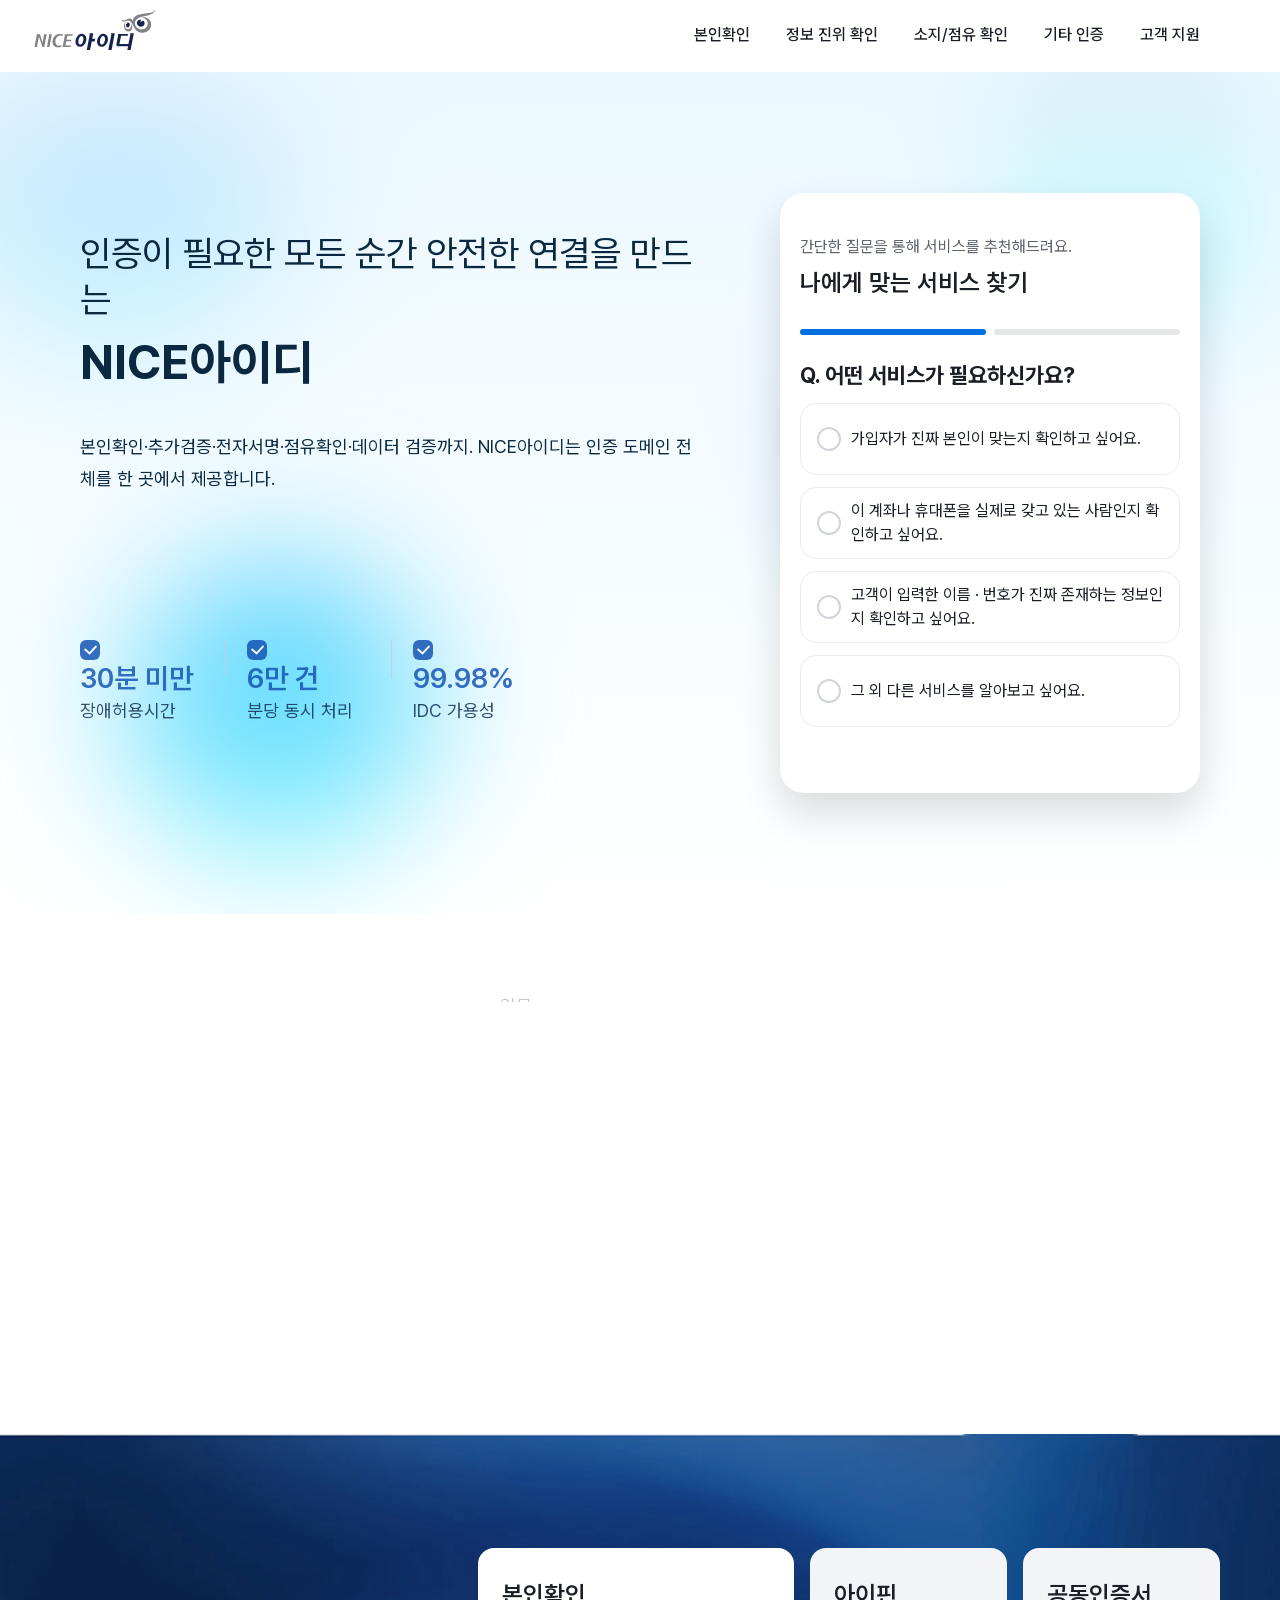
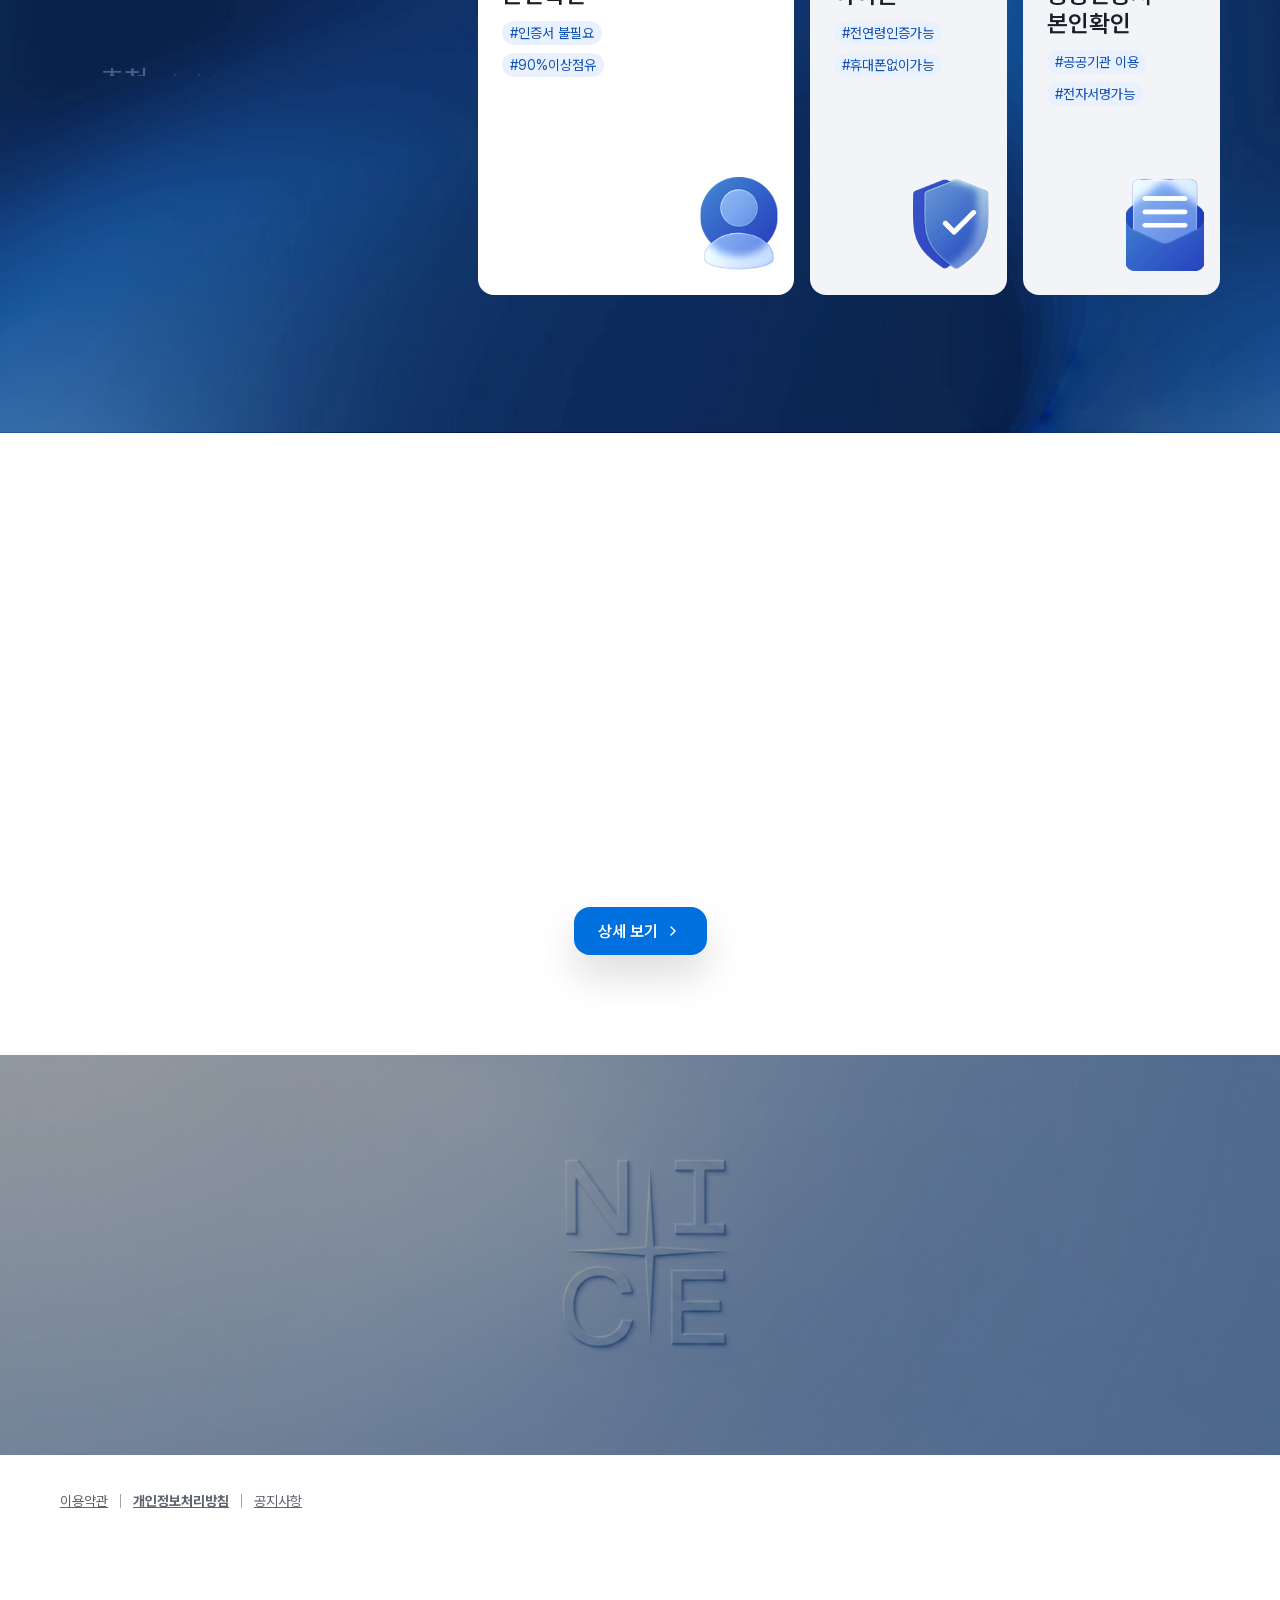
<file: index.html>
<!DOCTYPE html>
<html lang="ko">

<head>
    <meta charset="UTF-8">
    <meta name="viewport" content="width=device-width, initial-scale=1.0">
    <title>NICE아이디 - 메인 홈 - NICE 평가정보</title>

    <!-- css -->
    <link rel="stylesheet" href="resources/css/font/font.css">
    <link rel="stylesheet" href="resources/css/base.css">
    <link rel="stylesheet" href="resources/css/layout.css">
    <link rel="stylesheet" href="resources/css/common.css">

    <!-- js -->
    <script src="resources/js/gsap.min.js"></script>
    <script src="resources/js/gsap.plugins.min.js"></script>
    <script src="resources/js/quiz.js"></script>
    <script src="resources/js/style.js"></script>
</head>

<body>
    <!-- 메인 홈 div .wrap.main-bg -->
    <div class="wrap main-bg">

        <!-- 접근성 nav -->
        <div class="nav-skip">
            <a href="#container" tabindex="0">본문 바로가기</a>
            <a href="#gnb" tabindex="0">메인메뉴 바로가기</a>
            <a href="#footer" tabindex="0">풋터 바로가기</a>
        </div>

        <!-- s :: pc header -->
        <header class="pc-header">
            <h1 class="logo"><a href="#"><img src="../resources/images/logo.svg" alt="NICE아이디"></a></h1>
            <nav class="pc-nav">
                <ul id="gnb" class="nav-list">
                    <li class="nav-item">
                        <button type="button" class="btn-depth1">본인확인</button>
                        <ul class="menu-list">
                            <li class="menu-item"><a href="#">휴대폰 본인확인</a></li>
                            <li class="menu-item"><a href="#">아이핀</a></li>
                            <li class="menu-item"><a href="#">공동인증서</a></li>
                            <li class="menu-item"><a href="#">금융인증서</a></li>
                        </ul>
                    </li>
                    <li class="nav-item">
                        <button type="button" class="btn-depth1">정보 진위 확인</button>
                        <ul class="menu-list">
                            <li class="menu-item"><a href="#">실명확인(내/외국인)</a></li>
                            <li class="menu-item"><a href="#">법인실명확인</a></li>
                            <li class="menu-item"><a href="#">계좌확인</a></li>
                        </ul>
                    </li>
                    <li class="nav-item">
                        <button type="button" class="btn-depth1">소지/점유 확인</button>
                        <ul class="menu-list">
                            <li class="menu-item"><a href="#">계좌1원인증</a></li>
                            <li class="menu-item"><a href="#">MO인증</a></li>
                            <li class="menu-item"><a href="#">문자OTP인증</a></li>
                        </ul>
                    </li>
                    <li class="nav-item">
                        <button type="button" class="btn-depth1">기타 인증</button>
                        <ul class="menu-list">
                            <li class="menu-item"><a href="#">CI/DI 변환</a></li>
                            <li class="menu-item"><a href="#">신분증안심패키지</a></li>
                            <li class="menu-item"><a href="#">PASS인증서</a></li>
                        </ul>
                    </li>
                    <li class="nav-item">
                        <button type="button" class="btn-depth1">고객 지원</button>
                        <ul class="menu-list">
                            <li class="menu-item"><a href="#">실명 및 사업자 등록</a></li>
                            <li class="menu-item"><a href="#">문의처 정보</a></li>
                            <li class="menu-item"><a href="#">도입절차</a></li>
                        </ul>
                    </li>
                </ul>
            </nav>
        </header>
        <!-- e :: pc header -->

        <!-- s :: mo header -->
        <header class="mo-header">
            <h1 class="logo"><a href="#"><img src="../resources/images/logo.svg" alt="NICE아이디"></a></h1>
            <button class="btn-menu" data-modal-open="mobile-menu"
                aria-label="메뉴"><span></span><span></span><span></span></button>
            <nav data-modal="mobile-menu" class="mo-nav" aria-label="주메뉴">
                <ul id="gnb" class="nav-list">
                    <li class="nav-item">
                        <p class="depth-tit">본인확인</p>
                        <ul class="menu-list">
                            <li class="menu-item"><a href="#">휴대폰 본인확인</a></li>
                            <li class="menu-item"><a href="#">아이핀</a></li>
                            <li class="menu-item"><a href="#">공동인증서</a></li>
                            <li class="menu-item"><a href="#">금융인증서</a></li>
                        </ul>
                    </li>
                    <li class="nav-item">
                        <p class="depth-tit">정보 진위 확인</p>
                        <ul class="menu-list">
                            <li class="menu-item"><a href="#">실명확인(내/외국인)</a></li>
                            <li class="menu-item"><a href="#">법인실명확인</a></li>
                            <li class="menu-item"><a href="#">계좌확인</a></li>
                        </ul>
                    </li>
                    <li class="nav-item">
                        <p class="depth-tit">소지/점유 확인</p>
                        <ul class="menu-list">
                            <li class="menu-item"><a href="#">계좌1원인증</a></li>
                            <li class="menu-item"><a href="#">MO인증</a></li>
                            <li class="menu-item"><a href="#">문자OTP인증</a></li>
                        </ul>
                    </li>
                    <li class="nav-item">
                        <p class="depth-tit">기타 인증</p>
                        <ul class="menu-list">
                            <li class="menu-item"><a href="#">CI/DI 변환</a></li>
                            <li class="menu-item"><a href="#">신분증안심패키지</a></li>
                            <li class="menu-item"><a href="#">PASS인증서</a></li>
                        </ul>
                    </li>
                    <li class="nav-item">
                        <p class="depth-tit">고객 지원</p>
                        <ul class="menu-list">
                            <li class="menu-item"><a href="#">실명 및 사업자 등록</a></li>
                            <li class="menu-item"><a href="#">문의처 정보</a></li>
                            <li class="menu-item"><a href="#">도입절차</a></li>
                        </ul>
                    </li>
                </ul>
            </nav>
        </header>
        <!-- e :: mo header -->

        <!-- s :: content -->
        <div id="container" class="content-wrap">
            <!-- bg -->
            <span class="circle" aria-hidden="true"></span>
            <span class="circle" aria-hidden="true"></span>
            <span class="circle" aria-hidden="true"></span>
            <span class="circle" aria-hidden="true"></span>

            <!-- <a href="#" class="link-service-inquiry">도입<br>문의</a> -->
            <div class="sc-intro">
                <div class="inner">
                    <div class="group-intro">
                        <div class="intro-area">
                            <p class="intro-sub-tit">인증이 필요한 모든 순간<span class="mo-br"></span> 안전한 연결을 만드는</p>
                            <h2 class="intro-tit">NICE아이디</h2>
                            <p class="intro-txt">본인확인·추가검증·전자서명·점유확인·데이터 검증까지. NICE아이디는 인증 도메인 전체를 한 곳에서 제공합니다.</p>
                            <div class="strength-list" data-inquiry="1">
                                <div class="strength-box">
                                    <img src="../resources/images/ico-check1.svg" alt="">
                                    <strong class="txt">30분 미만</strong>
                                    <span class="cate">장애허용시간</span>
                                </div>
                                <div class="strength-box">
                                    <img src="../resources/images/ico-check1.svg" alt="">
                                    <strong class="txt">6만 건</strong>
                                    <span class="cate">분당 동시 처리</span>
                                </div>
                                <div class="strength-box">
                                    <img src="../resources/images/ico-check1.svg" alt="">
                                    <strong class="txt">99.98%</strong>
                                    <span class="cate">IDC 가용성</span>
                                </div>
                            </div>
                        </div>
                    </div>
                    <div class="group-intro quiz">
                        <p class="main-txt">간단한 질문을 통해 서비스를 추천해드려요.</p>
                        <h3 class="main-tit">나에게 맞는 서비스 찾기</h3>
                        <div class="custom-step">
                            <span class="step on"></span>
                            <span class="step"></span>
                        </div>
                        <div class="custom-service-area">
                            <h4 class="custom-tit">Q. 어떤 서비스가 필요하신가요?</h4>
                            <ul class="custom-list">
                                <li class="custom-item">
                                    <button type="button" class="btn-opt" data-index="0">가입자가 진짜 본인이 맞는지 확인하고 싶어요.</button>
                                </li>
                                <li class="custom-item">
                                    <button type="button" class="btn-opt" data-index="1">이 계좌나 휴대폰을 실제로 갖고 있는 사람인지 확인하고 싶어요.</button>
                                </li>
                                <li class="custom-item">
                                    <button type="button" class="btn-opt" data-index="2">고객이 입력한 이름 · 번호가 진짜 존재하는 정보인지 확인하고 싶어요.</button>
                                </li>
                                <li class="custom-item">
                                    <button type="button" class="btn-opt" data-index="3">그 외 다른 서비스를 알아보고 싶어요.</button>
                                </li>
                            </ul>
                        </div>
                    </div>
                </div>
            </div>
            <div class="sc-authentication">
                <div class="group-authentication">
                    <p class="main-txt">업무 목적에 맞는 서비스를 선택하세요.</p>
                    <h3 class="main-tit">필요한 인증 서비스를<span class="mo-br"></span> 바로 찾아보세요</h3>
                    <div class="authentication-area">
                        <div class="card-box">
                            <div class="top">
                                <h4 class="tit">로그인 인증</h4>
                                <p class="txt">실제로 본인이 맞는지<br>확인이 필요할 때</p>
                            </div>
                            <a href="#" class="btn-type2">서비스 보기</a>
                        </div>
                        <div class="card-box">
                            <div class="top">
                                <h4 class="tit">정보 진위 확인</h4>
                                <p class="txt">고객이 입력한 데이터가<br>존재하는지 확신이 필요할 때</p>
                            </div>
                            <a href="#" class="btn-type2">서비스 보기</a>
                        </div>
                        <div class="card-box">
                            <div class="top">
                                <h4 class="tit">소지/점유 확인</h4>
                                <p class="txt">특정 수단을 실제 보유<br>하고 있는지 확인이 필요할 때</p>
                            </div>
                            <a href="#" class="btn-type2">서비스 보기</a>
                        </div>
                        <div class="card-box">
                            <div class="top">
                                <h4 class="tit">기타 인증</h4>
                                <p class="txt">출금동의, 정보확인,<br>인증강화 등이 필요할 때</p>
                            </div>
                            <a href="#" class="btn-type2">서비스 보기</a>
                        </div>
                    </div>
                </div>
            </div>
            <div class="sc-recommand">
                <div class="bg-recommand" aria-hidden="true"></div>
                <div class="group-recommand">
                    <div class="top-area">
                        <p class="main-txt">추천 서비스</p>
                        <h3 class="main-tit">다른 기관들은<span class="mo-br"></span> 이런 서비스를 사용해요!</h3>
                    </div>
                    <div class="floating-area">
                        <ul class="recommand-list">
                            <li class="recommand-item">
                                <h3>본인확인</h3>
                                <div class="tag-box">
                                    <span>#인증서 불필요</span>
                                    <span>#90%이상점유</span>
                                </div>
                                <span class="ico"></span>
                                <a href="#" class="link-sc"></a>
                            </li>
                            <li class="recommand-item">
                                <h3>아이핀</h3>
                                <div class="tag-box">
                                    <span>#전연령인증가능</span>
                                    <span>#휴대폰없이가능</span>
                                </div>
                                <span class="ico"></span>
                                <a href="#" class="link-sc"></a>
                            </li>
                            <li class="recommand-item">
                                <h3>공동인증서<br>본인확인</h3>
                                <div class="tag-box">
                                    <span>#공공기관 이용</span>
                                    <span>#전자서명가능</span>
                                </div>
                                <span class="ico"></span>
                                <a href="#" class="link-sc"></a>
                            </li>
                        </ul>
                    </div>
                </div>
            </div>
            <div class="sc-procedure">
                <div class="group-procedure">
                    <p class="main-txt">평균 4시간 내 도입</p>
                    <h3 class="main-tit">복잡한 절차 없이,<span class="mo-br"></span> 빠른 연동 가능</h3>
                    <ul class="procedure-list">
                        <li class="procedure-item">
                            <span class="ico"></span>
                            <span class="num">1</span>
                            <div class="txt-box">
                                <strong class="font-blue1">도입문의</strong>
                                <p>#5분 이내 소요</p>
                            </div>
                        </li>
                        <li class="procedure-item">
                            <span class="ico"></span>
                            <span class="num">2</span>
                            <div class="txt-box">
                                <strong><span class="font-blue1">맞춤 서비스</span><br>및 <span class="font-blue1">견적 안내</span></strong>
                                <p>#이용 목적에 따라 추천</p>
                            </div>
                        </li>
                        <li class="procedure-item">
                            <span class="ico"></span>
                            <span class="num">3</span>
                            <div class="txt-box">
                                <strong><span class="font-blue1">온라인 서비스</span> 신청</strong>
                                <p>#당일 완료 #비대면</p>
                            </div>
                        </li>
                        <li class="procedure-item">
                            <span class="ico"></span>
                            <span class="num">4</span>
                            <div class="txt-box">
                                <strong><span class="font-blue1">필수 서류 제출</span><br>및 <span
                                        class="font-blue1">결제</span></strong>
                                <p>#인감 날인 필수</p>
                            </div>
                        </li>
                        <li class="procedure-item">
                            <span class="ico"></span>
                            <span class="num">5</span>
                            <div class="txt-box">
                                <strong><span class="font-blue1">서비스 승인</span> 오픈</strong>
                                <p>#개발연동가능</p>
                            </div>
                        </li>
                        <li class="procedure-item">
                            <span class="ico"></span>
                            <span class="num">6</span>
                            <div class="txt-box">
                                <strong><span class="font-blue1">서비스 연동</span> 개발</strong>
                                <p>#서비스 이용 가능</p>
                            </div>
                        </li>
                    </ul>
                    <button type="button" class="btn-type1">상세 보기</button>
                </div>
            </div>
            <div class="sc-consulting">
                <div class="group-consulting">
                    <h3 class="main-tit">맞춤형 컨설팅으로<br>성공적인 도입</h3>
                    <p class="main-txt">요건 설명부터 견적 · 연동 가이드까지,<span class="mo-br"></span>전담 마케터가 안내합니다.</p>
                    <div class="consulting-area">
                        <div class="contact-box">
                            <div class="contact-item">
                                <span class="contact-label">고객센터</span>
                                <a href="tel:02-3771-1588" class="link-tel">02-3771-1588</a>
                            </div>
                            <div class="contact-item">
                                <span class="contact-label">이메일</span>
                                <a href="mailto:niceid@nice.co.kr" class="link-email">niceid@nice.co.kr</a>
                            </div>
                        </div>
                    </div>
                </div>
            </div>
        </div>
        <!-- e :: content -->

        <!-- s :: footer -->
        <footer id="footer">
            <div class="footer-menu">
                <a href="#" class="link-menu">이용약관</a>
                <a href="#" class="link-menu"><b>개인정보처리방침</b></a>
                <a href="#" class="link-menu">공지사항</a>
            </div>
            <div class="group-footer">
                <div class="tel-box">
                    <a href="tel:02-3771-1588">계약 문의 : <b>02-3771-1588</b></a> &nbsp;/&nbsp;
                    <a href="tel:1600-1587">고객센터 Tel : <b>1600-1587</b></a>
                </div>
                <p class="company-info"> (07237)서울시 영등포구 은행로 17 (여의도동 14-33) NICE평가정보㈜ 대표 김종윤 | 사업자등록번호 116-81-15020 |
                    통신판매업신고2024-서울영등포-1095호 | Email : niceid@nice.co.kr 고객센터 주소 : 서울시 영등포구 은행로 30 중소기업중앙회 신관 6층 NICE평가정보
                    <b>㈜</b></p>
                <p>Copyright ⓒ NICE Information Service. All rights reserved.</p>
            </div>
            
        </footer>
        <!-- e :: footer -->
    </div>
</body>

</html>
</file>
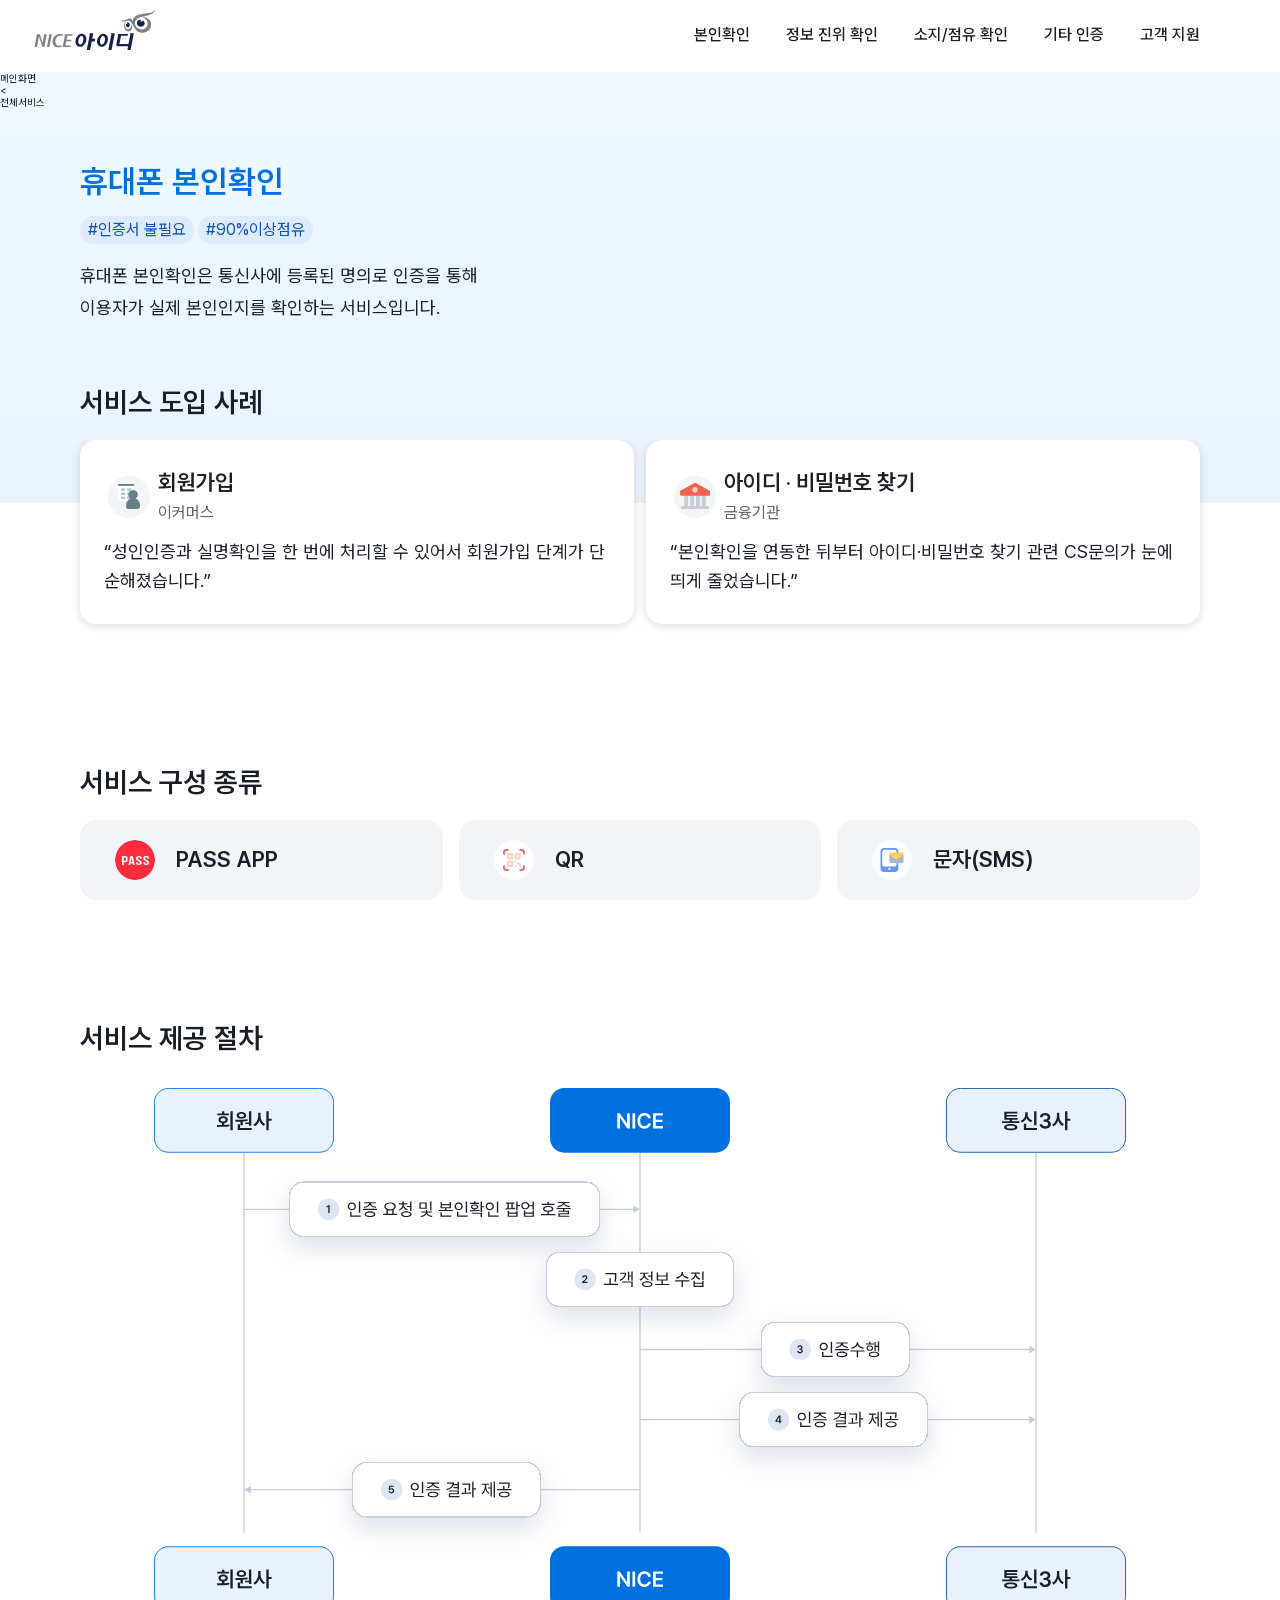
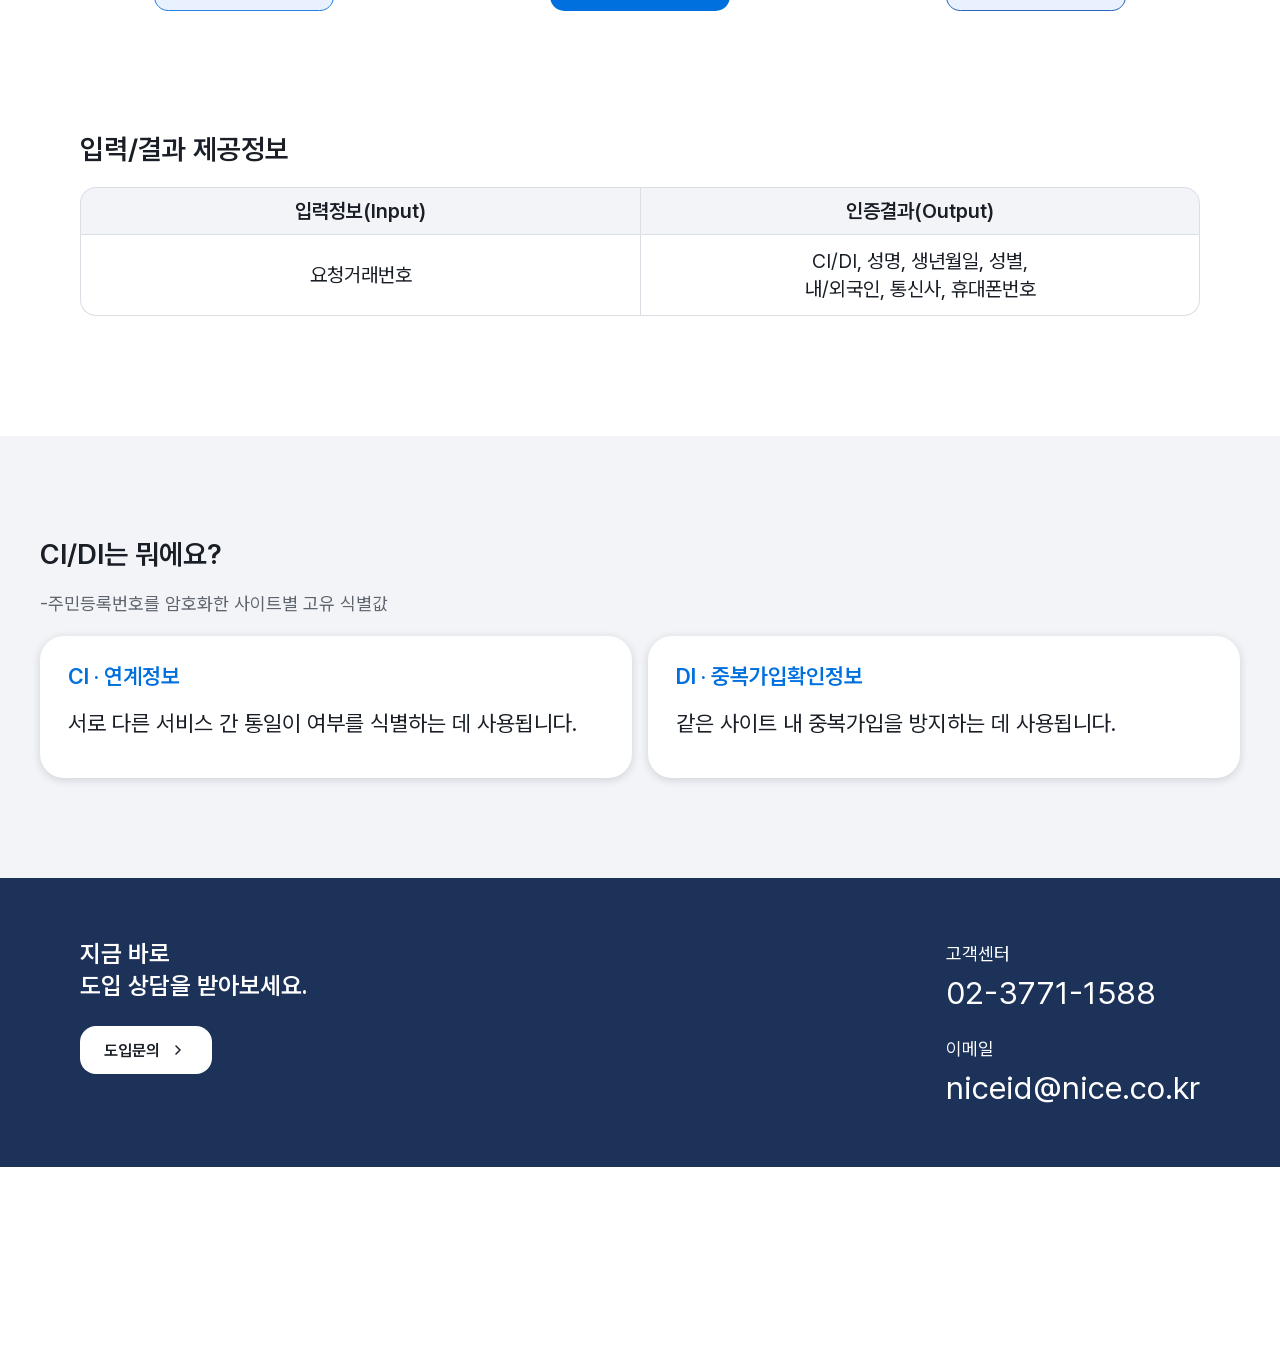
<file: P03.html>
<!DOCTYPE html>
<html lang="ko">

<head>
    <meta charset="UTF-8">
    <meta name="viewport" content="width=device-width, initial-scale=1.0">
    <title>NICE아이디 - 휴대폰 본인확인 - NICE 평가정보</title>

    <!-- css -->
    <link rel="stylesheet" href="resources/css/font/font.css">
    <link rel="stylesheet" href="resources/css/base.css">
    <link rel="stylesheet" href="resources/css/layout.css">
    <link rel="stylesheet" href="resources/css/common.css">

    <!-- js -->
    <script src="resources/js/gsap.min.js"></script>
    <script src="resources/js/gsap.plugins.min.js"></script>
    <script src="resources/js/quiz.js"></script>
    <script src="resources/js/style.js"></script>
</head>

<body>
    <div class="wrap">

        <!-- 접근성 nav -->
        <div class="nav-skip">
            <a href="#container" tabindex="0">본문 바로가기</a>
            <a href="#gnb" tabindex="0">메인메뉴 바로가기</a>
            <a href="#footer" tabindex="0">풋터 바로가기</a>
        </div>

        <!-- s :: pc header -->
        <header class="pc-header">
            <h1 class="logo"><a href="main.html"><img src="../resources/images/logo.svg" alt="NICE아이디"></a></h1>
            <nav class="pc-nav">
                <ul id="gnb" class="nav-list">
                    <li class="nav-item">
                        <button type="button" class="btn-depth1">본인확인</button>
                        <ul class="menu-list">
                            <li class="menu-item"><a href="#">휴대폰 본인확인</a></li>
                            <li class="menu-item"><a href="#">아이핀</a></li>
                            <li class="menu-item"><a href="#">공동인증서</a></li>
                            <li class="menu-item"><a href="#">금융인증서</a></li>
                        </ul>
                    </li>
                    <li class="nav-item">
                        <button type="button" class="btn-depth1">정보 진위 확인</button>
                        <ul class="menu-list">
                            <li class="menu-item"><a href="#">실명확인(내/외국인)</a></li>
                            <li class="menu-item"><a href="#">법인실명확인</a></li>
                            <li class="menu-item"><a href="#">계좌확인</a></li>
                        </ul>
                    </li>
                    <li class="nav-item">
                        <button type="button" class="btn-depth1">소지/점유 확인</button>
                        <ul class="menu-list">
                            <li class="menu-item"><a href="#">계좌1원인증</a></li>
                            <li class="menu-item"><a href="#">MO인증</a></li>
                            <li class="menu-item"><a href="#">문자OTP인증</a></li>
                        </ul>
                    </li>
                    <li class="nav-item">
                        <button type="button" class="btn-depth1">기타 인증</button>
                        <ul class="menu-list">
                            <li class="menu-item"><a href="#">CI/DI 변환</a></li>
                            <li class="menu-item"><a href="#">신분증안심패키지</a></li>
                            <li class="menu-item"><a href="#">PASS인증서</a></li>
                        </ul>
                    </li>
                    <li class="nav-item">
                        <button type="button" class="btn-depth1">고객 지원</button>
                        <ul class="menu-list">
                            <li class="menu-item"><a href="#">실명 및 사업자 등록</a></li>
                            <li class="menu-item"><a href="#">문의처 정보</a></li>
                            <li class="menu-item"><a href="#">도입절차</a></li>
                        </ul>
                    </li>
                </ul>
            </nav>
        </header>
        <!-- e :: pc header -->

        <!-- s :: mo header -->
        <header class="mo-header">
            <h1 class="logo"><a href="main.html"><img src="../resources/images/logo.svg" alt="NICE아이디"></a></h1>
            <button class="btn-menu" data-modal-open="mobile-menu"
                aria-label="메뉴"><span></span><span></span><span></span></button>
            <nav data-modal="mobile-menu" class="mo-nav" aria-label="주메뉴">
                <ul id="gnb" class="nav-list">
                    <li class="nav-item">
                        <p class="depth-tit">본인확인</p>
                        <ul class="menu-list">
                            <li class="menu-item"><a href="#">휴대폰 본인확인</a></li>
                            <li class="menu-item"><a href="#">아이핀</a></li>
                            <li class="menu-item"><a href="#">공동인증서</a></li>
                            <li class="menu-item"><a href="#">금융인증서</a></li>
                        </ul>
                    </li>
                    <li class="nav-item">
                        <p class="depth-tit">정보 진위 확인</p>
                        <ul class="menu-list">
                            <li class="menu-item"><a href="#">실명확인(내/외국인)</a></li>
                            <li class="menu-item"><a href="#">법인실명확인</a></li>
                            <li class="menu-item"><a href="#">계좌확인</a></li>
                        </ul>
                    </li>
                    <li class="nav-item">
                        <p class="depth-tit">소지/점유 확인</p>
                        <ul class="menu-list">
                            <li class="menu-item"><a href="#">계좌1원인증</a></li>
                            <li class="menu-item"><a href="#">MO인증</a></li>
                            <li class="menu-item"><a href="#">문자OTP인증</a></li>
                        </ul>
                    </li>
                    <li class="nav-item">
                        <p class="depth-tit">기타 인증</p>
                        <ul class="menu-list">
                            <li class="menu-item"><a href="#">CI/DI 변환</a></li>
                            <li class="menu-item"><a href="#">신분증안심패키지</a></li>
                            <li class="menu-item"><a href="#">PASS인증서</a></li>
                        </ul>
                    </li>
                    <li class="nav-item">
                        <p class="depth-tit">고객 지원</p>
                        <ul class="menu-list">
                            <li class="menu-item"><a href="#">실명 및 사업자 등록</a></li>
                            <li class="menu-item"><a href="#">문의처 정보</a></li>
                            <li class="menu-item"><a href="#">도입절차</a></li>
                        </ul>
                    </li>
                </ul>
            </nav>
        </header>
        <!-- e :: mo header -->

        <!-- s :: content -->
        <main id="container" class="content-wrap">
            <div class="sc-phone verification">
                <nav class="breadcrumb">
                    <a href="#">메인화면</a>
                    <span>&lt;</span>
                    <a href="#">전체서비스</a>
                </nav>
                <div class="group-detail">
                    <h2 class="detail-tit">휴대폰 본인확인</h2>
                    <div class="tag-box">
                        <span>#인증서 불필요</span>
                        <span>#90%이상점유</span>
                    </div>
                    <p class="detail-txt">휴대폰 본인확인은 통신사에 등록된 명의로 인증을 통해 <br>이용자가 실제 본인인지를 확인하는 서비스입니다.</p>
                </div>
                <div class="group-service1">
                    <h3 class="service-tit">서비스 도입 사례</h3>
                    <div class="case-area">
                        <div class="case-box">
                            <div class="top">
                                <span class="ico" aria-hidden="true"></span>
                                <div class="lt">
                                    <h4 class="case-tit">회원가입</h4>
                                    <p class="case-cate">이커머스</p>
                                </div>
                            </div>
                            <p class="case-info">“성인인증과 실명확인을 한 번에 처리할 수 있어서 회원가입 단계가 단순해졌습니다.”</p>
                        </div>
                        <div class="case-box">
                            <div class="top">
                                <span class="ico" aria-hidden="true"></span>
                                <div class="lt">
                                    <h4 class="case-tit">아이디 · 비밀번호 찾기</h4>
                                    <p class="case-cate">금융기관</p>
                                </div>
                            </div>
                            <p class="case-info">“본인확인을 연동한 뒤부터 아이디·비밀번호 찾기 관련 CS문의가 눈에 띄게 줄었습니다.”</p>
                        </div>
                    </div>
                </div>
                <div class="group-service2">
                    <h3 class="service-tit">서비스 구성 종류</h3>
                    <div class="auth-area">
                        <div class="auth-box">
                            <span class="ico"></span>
                            <h4 class="auth-tit">PASS APP</h4>
                        </div>
                        <div class="auth-box">
                            <span class="ico"></span>
                            <h4 class="auth-tit">QR</h4>
                        </div>
                        <div class="auth-box">
                            <span class="ico"></span>
                            <h4 class="auth-tit">문자(SMS)</h4>
                        </div>
                    </div>
                </div>
                <div class="group-service3">
                    <h3 class="service-tit">서비스 제공 절차</h3>
                    <div class="workflow-area">
                        <ul class="workflow-list">
                            <li class="workflow-item">
                                <span class="workflow-num">1</span>
                                <div class="workflow-box">
                                    <p class="workflow-cate">회원사 > NICE</p>
                                    <h4 class="workflow-txt"><span class="font-blue1">인증 요청</span> 및 <span
                                            class="font-blue1">본인확인 팝업</span> 호출</h4>
                                </div>
                            </li>
                            <li class="workflow-item">
                                <span class="workflow-num">2</span>
                                <div class="workflow-box">
                                    <p class="workflow-cate">NICE 내부 처리</p>
                                    <h4 class="workflow-txt"><span class="font-blue1">고객 정보 수집</span></h4>
                                </div>
                            </li>
                            <li class="workflow-item">
                                <span class="workflow-num">3</span>
                                <div class="workflow-box">
                                    <p class="workflow-cate">NICE > 통신 3사</p>
                                    <h4 class="workflow-txt"><span class="font-blue1">인증 수행</span></h4>
                                </div>
                            </li>
                            <li class="workflow-item">
                                <span class="workflow-num">4</span>
                                <div class="workflow-box">
                                    <p class="workflow-cate">통신 3사 > NICE</p>
                                    <h4 class="workflow-txt"><span class="font-blue1">인증 결과</span> 제공</h4>
                                </div>
                            </li>
                            <li class="workflow-item">
                                <span class="workflow-num">5</span>
                                <div class="workflow-box">
                                    <p class="workflow-cate">NICE > 회원사</p>
                                    <h4 class="workflow-txt"><span class="font-blue1">인증 결과</span> 제공</h4>
                                </div>
                            </li>
                        </ul>
                        <img src="../resources/images/sc-procedure-phone.svg" alt="휴대폰 본인확인 서비스 제공 절차">
                    </div>
                </div>
                <div class="group-info-input">
                    <h3 class="service-tit">입력/결과 제공정보</h3>
                    <div class="info-input-table">
                        <table>
                            <colgroup>
                                <col>
                                <col>
                            </colgroup>
                            <caption class="blind">휴대폰 본인확인 입력정보 및 인증결과</caption>
                            <thead>
                                <tr>
                                    <th scope="col">입력정보(Input)</th>
                                    <th scope="col">인증결과(Output)</th>
                                </tr>
                            </thead>
                            <tbody>
                                <tr>
                                    <td>요청거래번호</td>
                                    <td>CI/DI, 성명, 생년월일, 성별,<br>내/외국인, 통신사, 휴대폰번호</td>
                                </tr>
                            </tbody>
                        </table>
                    </div>
                </div>
                <div class="group-cidi">
                    <h3 class="service-tit">CI/DI는 뭐에요?</h3>
                    <p class="service-txt">-주민등록번호를 암호화한 사이트별 고유 식별값</p>
                    <div class="cidi-area">
                        <div class="cidi-box">
                            <p class="font-blue1">CI · 연계정보</p>
                            <p class="explain">서로 다른 서비스 간 통일이 여부를 식별하는 데 사용됩니다.</p>
                        </div>
                        <div class="cidi-box">
                            <p class="font-blue1">DI · 중복가입확인정보</p>
                            <p class="explain">같은 사이트 내 중복가입을 방지하는 데 사용됩니다.</p>
                        </div>
                    </div>
                </div>
                <div class="group-contact">
                    <div class="inner">
                        <div class="lt">
                            <h3 class="service-tit">지금 바로 <br>도입 상담을 받아보세요.</h3>
                            <button type="button" class="btn-type1">도입문의</button>
                        </div>
                        <div class="contact-area">
                            <div class="contact-box">
                                <h4 class="contact-tit">고객센터</h4>
                                <a href="tel:02-3771-1588" class="link-tel">02-3771-1588</a>
                            </div>
                            <div class="contact-box">
                                <h4 class="contact-tit">이메일</h4>
                                <a href="mailto:niceid@nice.co.kr" class="link-email">niceid@nice.co.kr</a>
                            </div>
                        </div>
                    </div>
                </div>
            </div>
        </main>
        <!-- e :: content -->

        <!-- s :: footer -->
        <footer id="footer">
            <div class="footer-menu">
                <a href="#" class="link-menu">이용약관</a>
                <a href="#" class="link-menu"><b>개인정보처리방침</b></a>
                <a href="#" class="link-menu">공지사항</a>
            </div>
            <div class="group-footer">
                <div class="tel-box">
                    <a href="tel:02-3771-1588">계약 문의 : <b>02-3771-1588</b></a> &nbsp;/&nbsp;
                    <a href="tel:1600-1587">고객센터 Tel : <b>1600-1587</b></a>
                </div>
                <p class="company-info"> (07237)서울시 영등포구 은행로 17 (여의도동 14-33) NICE평가정보㈜ 대표 김종윤 | 사업자등록번호 116-81-15020 |
                    통신판매업신고2024-서울영등포-1095호 | Email : niceid@nice.co.kr 고객센터 주소 : 서울시 영등포구 은행로 30 중소기업중앙회 신관 6층 NICE평가정보
                    <b>㈜</b>
                </p>
                <p>Copyright ⓒ NICE Information Service. All rights reserved.</p>
            </div>

        </footer>
        <!-- e :: footer -->
    </div>
</body>

</html>
</file>
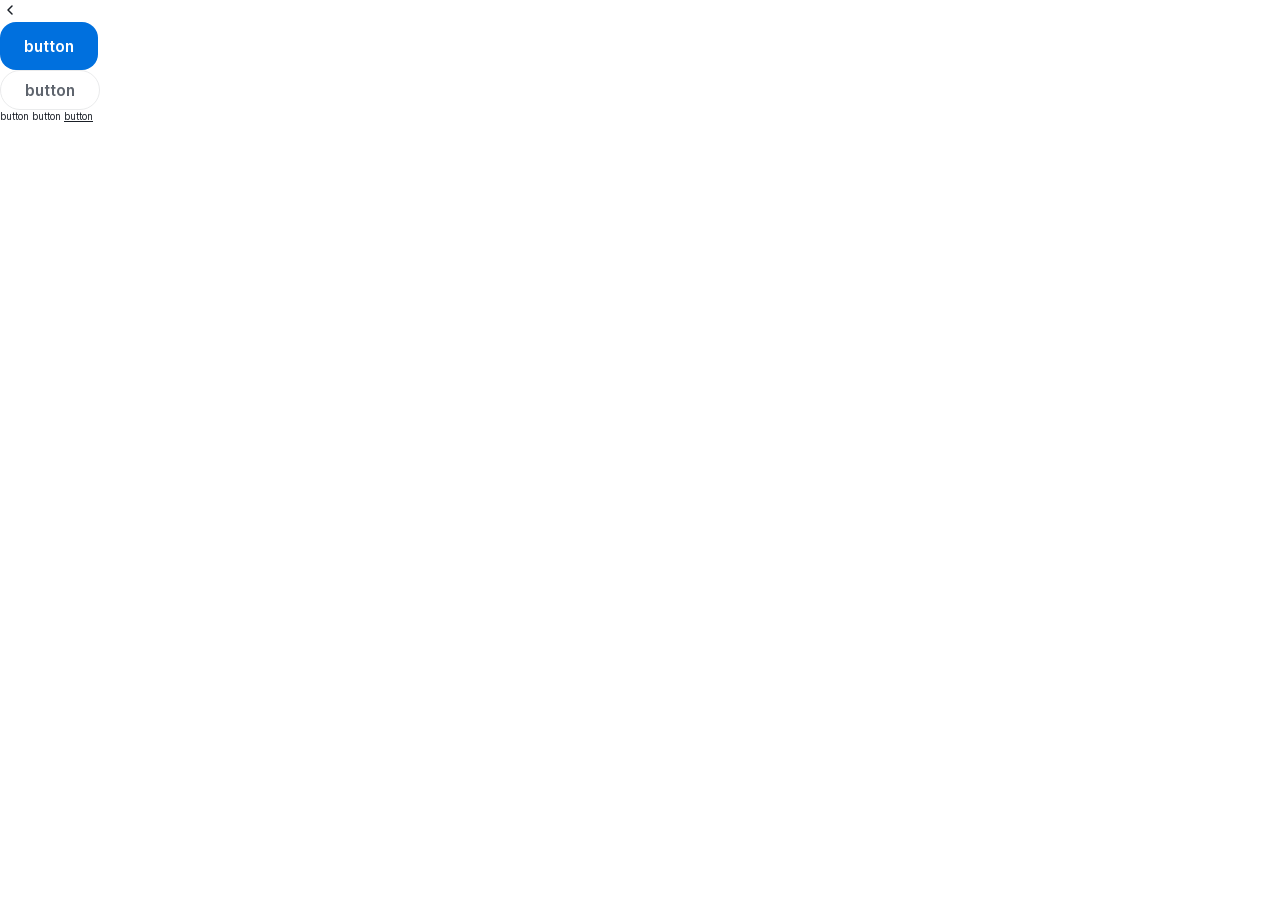
<file: html/guide.html>
<!DOCTYPE html>
<html lang="ko">

<head>
    <meta charset="UTF-8">
    <meta name="viewport" content="width=device-width, initial-scale=1.0">
    <title>NICE아이디 - 메인 홈 - NICE 평가정보</title>

    <!-- css -->
    <link rel="stylesheet" href="../resources/css/font/font.css">
    <link rel="stylesheet" href="../resources/css/base.css">
    <link rel="stylesheet" href="../resources/css/layout.css">
    <link rel="stylesheet" href="../resources/css/common.css">

    <!-- js -->
    <script src="../resources/js/jquery-3.7.1.min.js"></script>
    <script src="../resources/js/jquery-ui.min.js"></script>
    <script src=""></script>
    <script src=""></script>
</head>

<body>
   <!-- 버튼 -->
   <button type="button" class="btn-prev" aria-label="이전"></button>
   <button type="button" class="btn-type1">button</button>
   <button type="button" class="btn-type2">button</button>
   <button type="button" class="btn-type3">button</button>
   <button type="button" class="btn-type4">button</button>
   <button type="button" class="btn-txtline">button</button>


   <!-- 팝업 -->

   <!-- 체크박스 -->
</body>

</html>
</file>
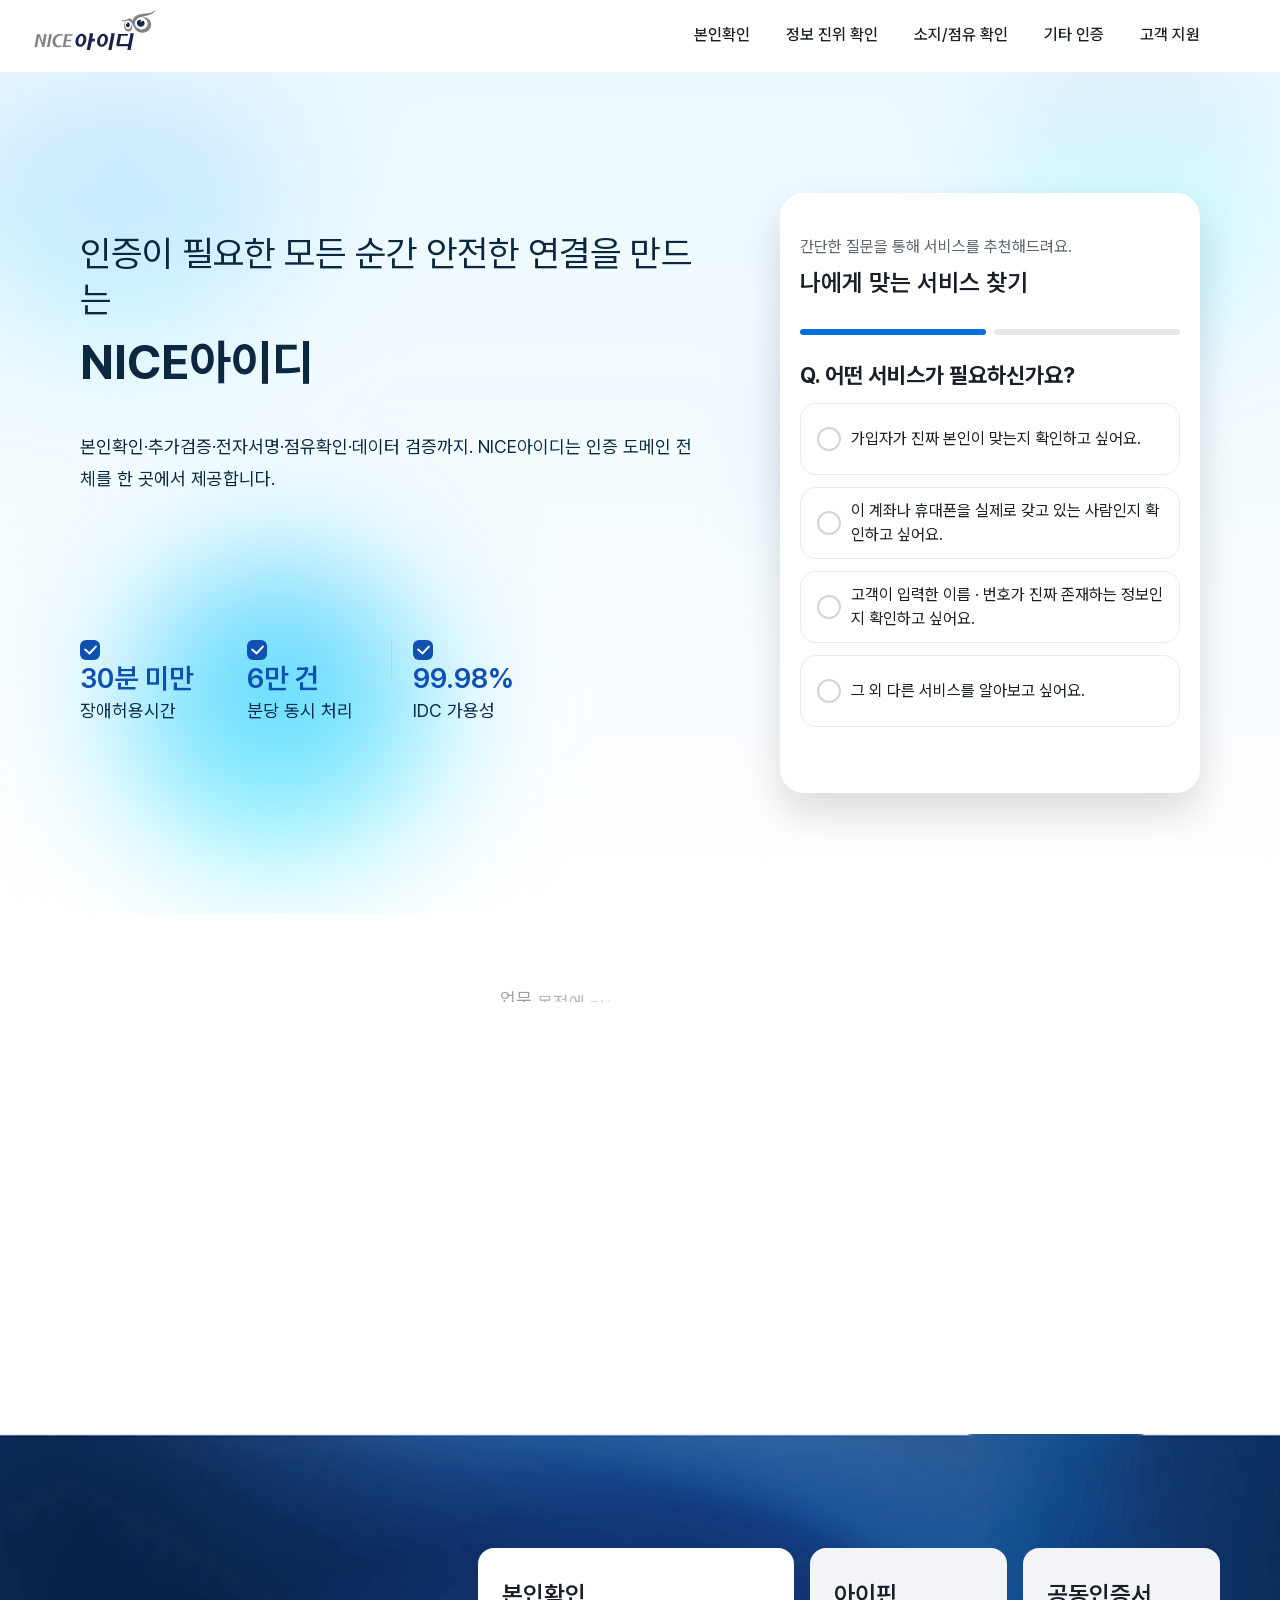
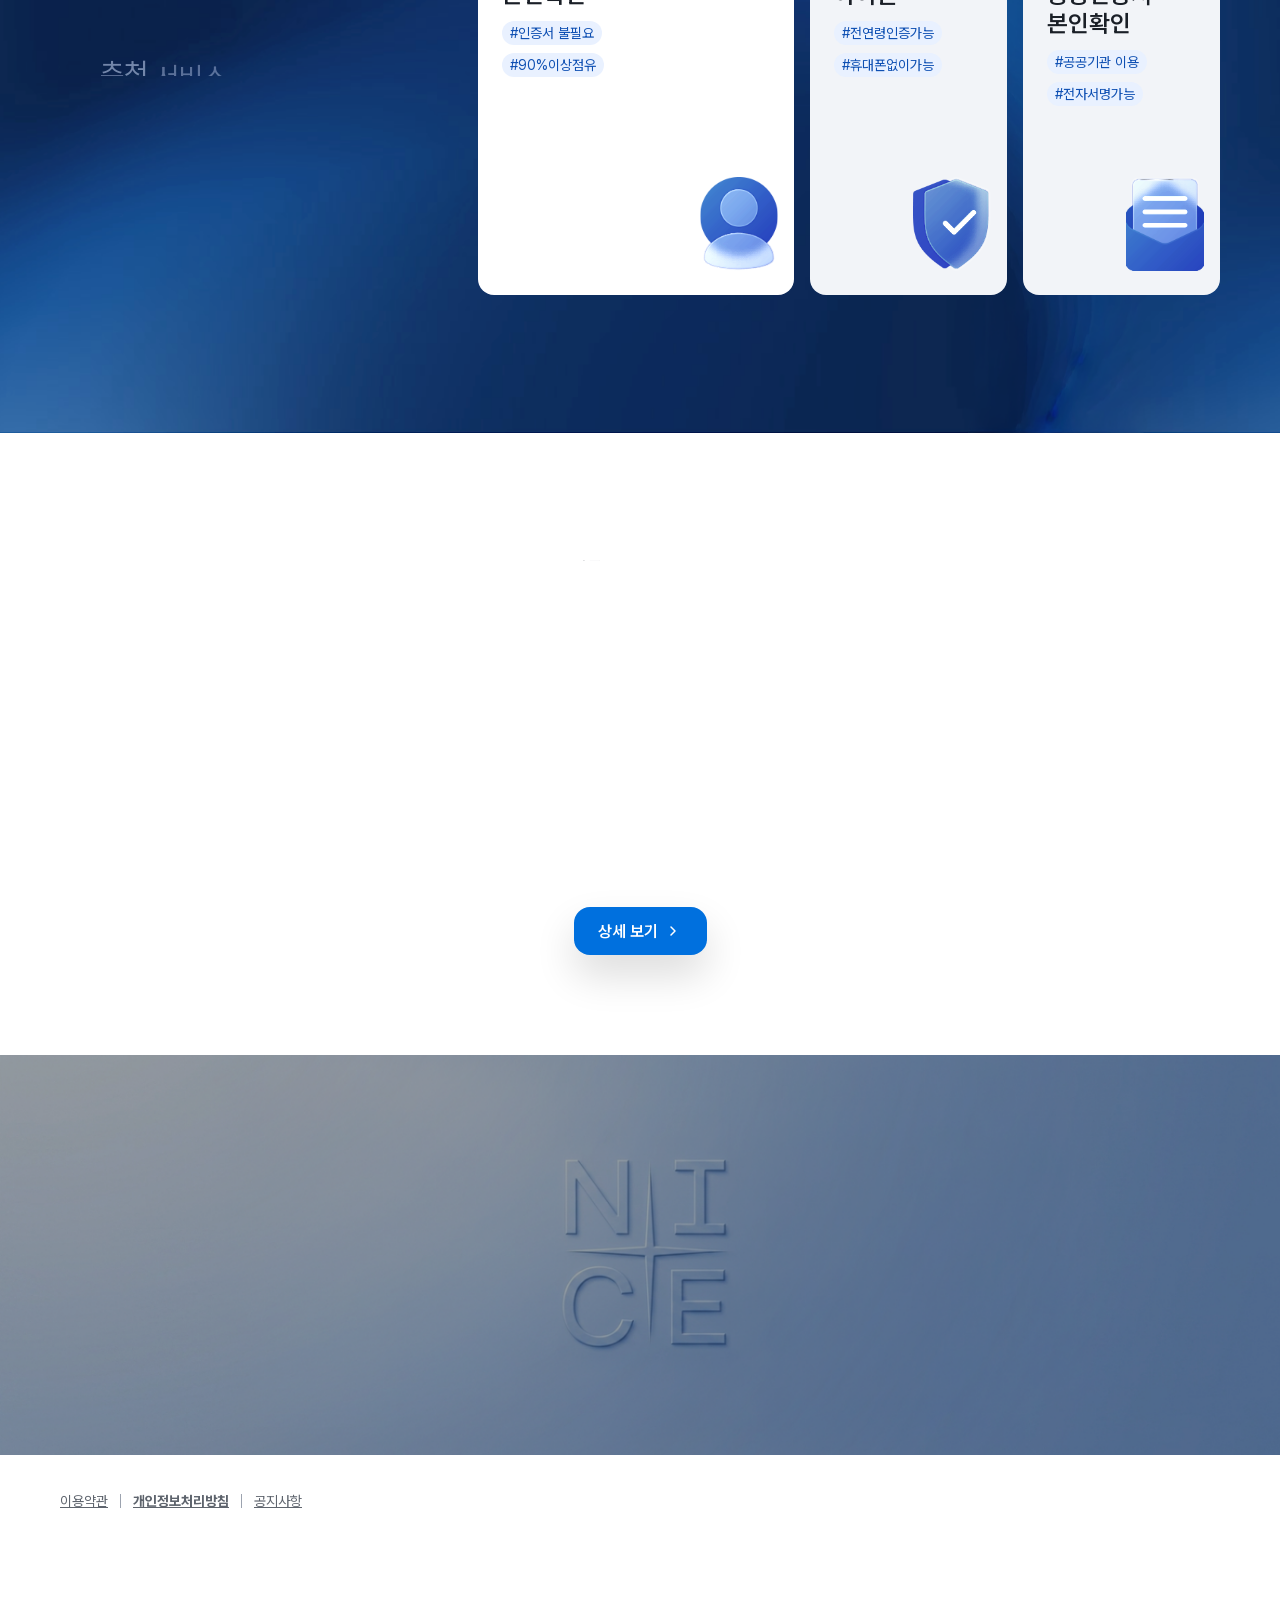
<file: html/main.html>
<!DOCTYPE html>
<html lang="ko">

<head>
    <meta charset="UTF-8">
    <meta name="viewport" content="width=device-width, initial-scale=1.0">
    <title>NICE아이디 - 메인 홈 - NICE 평가정보</title>

    <!-- css -->
    <link rel="stylesheet" href="../resources/css/font/font.css">
    <link rel="stylesheet" href="../resources/css/base.css">
    <link rel="stylesheet" href="../resources/css/layout.css">
    <link rel="stylesheet" href="../resources/css/common.css">

    <!-- js -->
    <script src="../resources/js/gsap.min.js"></script>
    <script src="../resources/js/gsap.plugins.min.js"></script>
    <script src="../resources/js/quiz.js"></script>
    <script src="../resources/js/style.js"></script>
</head>

<body>
    <!-- 메인 홈 div .wrap.main-bg -->
    <div class="wrap main-bg">

        <!-- 접근성 nav -->
        <div class="nav-skip">
            <a href="#container" tabindex="0">본문 바로가기</a>
            <a href="#gnb" tabindex="0">메인메뉴 바로가기</a>
            <a href="#footer" tabindex="0">풋터 바로가기</a>
        </div>

        <!-- s :: pc header -->
        <header class="pc-header">
            <h1 class="logo"><a href="#"><img src="../resources/images/logo.svg" alt="NICE아이디"></a></h1>
            <nav class="pc-nav">
                <ul id="gnb" class="nav-list">
                    <li class="nav-item">
                        <button type="button" class="btn-depth1">본인확인</button>
                        <ul class="menu-list">
                            <li class="menu-item"><a href="#">휴대폰 본인확인</a></li>
                            <li class="menu-item"><a href="#">아이핀</a></li>
                            <li class="menu-item"><a href="#">공동인증서</a></li>
                            <li class="menu-item"><a href="#">금융인증서</a></li>
                        </ul>
                    </li>
                    <li class="nav-item">
                        <button type="button" class="btn-depth1">정보 진위 확인</button>
                        <ul class="menu-list">
                            <li class="menu-item"><a href="#">실명확인(내/외국인)</a></li>
                            <li class="menu-item"><a href="#">법인실명확인</a></li>
                            <li class="menu-item"><a href="#">계좌확인</a></li>
                        </ul>
                    </li>
                    <li class="nav-item">
                        <button type="button" class="btn-depth1">소지/점유 확인</button>
                        <ul class="menu-list">
                            <li class="menu-item"><a href="#">계좌1원인증</a></li>
                            <li class="menu-item"><a href="#">MO인증</a></li>
                            <li class="menu-item"><a href="#">문자OTP인증</a></li>
                        </ul>
                    </li>
                    <li class="nav-item">
                        <button type="button" class="btn-depth1">기타 인증</button>
                        <ul class="menu-list">
                            <li class="menu-item"><a href="#">CI/DI 변환</a></li>
                            <li class="menu-item"><a href="#">신분증안심패키지</a></li>
                            <li class="menu-item"><a href="#">PASS인증서</a></li>
                        </ul>
                    </li>
                    <li class="nav-item">
                        <button type="button" class="btn-depth1">고객 지원</button>
                        <ul class="menu-list">
                            <li class="menu-item"><a href="#">실명 및 사업자 등록</a></li>
                            <li class="menu-item"><a href="#">문의처 정보</a></li>
                            <li class="menu-item"><a href="#">도입절차</a></li>
                        </ul>
                    </li>
                </ul>
            </nav>
        </header>
        <!-- e :: pc header -->

        <!-- s :: mo header -->
        <header class="mo-header">
            <h1 class="logo"><a href="#"><img src="../resources/images/logo.svg" alt="NICE아이디"></a></h1>
            <button class="btn-menu" data-modal-open="mobile-menu"
                aria-label="메뉴"><span></span><span></span><span></span></button>
            <nav data-modal="mobile-menu" class="mo-nav" aria-label="주메뉴">
                <ul id="gnb" class="nav-list">
                    <li class="nav-item">
                        <p class="depth-tit">본인확인</p>
                        <ul class="menu-list">
                            <li class="menu-item"><a href="#">휴대폰 본인확인</a></li>
                            <li class="menu-item"><a href="#">아이핀</a></li>
                            <li class="menu-item"><a href="#">공동인증서</a></li>
                            <li class="menu-item"><a href="#">금융인증서</a></li>
                        </ul>
                    </li>
                    <li class="nav-item">
                        <p class="depth-tit">정보 진위 확인</p>
                        <ul class="menu-list">
                            <li class="menu-item"><a href="#">실명확인(내/외국인)</a></li>
                            <li class="menu-item"><a href="#">법인실명확인</a></li>
                            <li class="menu-item"><a href="#">계좌확인</a></li>
                        </ul>
                    </li>
                    <li class="nav-item">
                        <p class="depth-tit">소지/점유 확인</p>
                        <ul class="menu-list">
                            <li class="menu-item"><a href="#">계좌1원인증</a></li>
                            <li class="menu-item"><a href="#">MO인증</a></li>
                            <li class="menu-item"><a href="#">문자OTP인증</a></li>
                        </ul>
                    </li>
                    <li class="nav-item">
                        <p class="depth-tit">기타 인증</p>
                        <ul class="menu-list">
                            <li class="menu-item"><a href="#">CI/DI 변환</a></li>
                            <li class="menu-item"><a href="#">신분증안심패키지</a></li>
                            <li class="menu-item"><a href="#">PASS인증서</a></li>
                        </ul>
                    </li>
                    <li class="nav-item">
                        <p class="depth-tit">고객 지원</p>
                        <ul class="menu-list">
                            <li class="menu-item"><a href="#">실명 및 사업자 등록</a></li>
                            <li class="menu-item"><a href="#">문의처 정보</a></li>
                            <li class="menu-item"><a href="#">도입절차</a></li>
                        </ul>
                    </li>
                </ul>
            </nav>
        </header>
        <!-- e :: mo header -->

        <!-- s :: content -->
        <div id="container" class="content-wrap">
            <!-- bg -->
            <span class="circle" aria-hidden="true"></span>
            <span class="circle" aria-hidden="true"></span>
            <span class="circle" aria-hidden="true"></span>
            <span class="circle" aria-hidden="true"></span>

            <!-- <a href="#" class="link-service-inquiry">도입<br>문의</a> -->
            <div class="sc-intro">
                <div class="inner">
                    <div class="group-intro">
                        <div class="intro-area">
                            <p class="intro-sub-tit">인증이 필요한 모든 순간<span class="mo-br"></span> 안전한 연결을 만드는</p>
                            <h2 class="intro-tit">NICE아이디</h2>
                            <p class="intro-txt">본인확인·추가검증·전자서명·점유확인·데이터 검증까지. NICE아이디는 인증 도메인 전체를 한 곳에서 제공합니다.</p>
                            <div class="strength-list" data-inquiry="1">
                                <div class="strength-box">
                                    <img src="../resources/images/ico-check1.svg" alt="">
                                    <strong class="txt">30분 미만</strong>
                                    <span class="cate">장애허용시간</span>
                                </div>
                                <div class="strength-box">
                                    <img src="../resources/images/ico-check1.svg" alt="">
                                    <strong class="txt">6만 건</strong>
                                    <span class="cate">분당 동시 처리</span>
                                </div>
                                <div class="strength-box">
                                    <img src="../resources/images/ico-check1.svg" alt="">
                                    <strong class="txt">99.98%</strong>
                                    <span class="cate">IDC 가용성</span>
                                </div>
                            </div>
                        </div>
                    </div>
                    <div class="group-intro quiz">
                        <p class="main-txt">간단한 질문을 통해 서비스를 추천해드려요.</p>
                        <h3 class="main-tit">나에게 맞는 서비스 찾기</h3>
                        <div class="custom-step">
                            <span class="step on"></span>
                            <span class="step"></span>
                        </div>
                        <div class="custom-service-area">
                            <h4 class="custom-tit">Q. 어떤 서비스가 필요하신가요?</h4>
                            <ul class="custom-list">
                                <li class="custom-item">
                                    <button type="button" class="btn-opt">가입자가 진짜 본인이 맞는지 확인하고 싶어요.</button>
                                </li>
                                <li class="custom-item">
                                    <button type="button" class="btn-opt">이 계좌나 휴대폰을 실제로 갖고 있는 사람인지 확인하고 싶어요.</button>
                                </li>
                                <li class="custom-item">
                                    <button type="button" class="btn-opt">고객이 입력한 이름 · 번호가 진짜 존재하는 정보인지 확인하고 싶어요.</button>
                                </li>
                                <li class="custom-item">
                                    <button type="button" class="btn-opt">그 외 다른 서비스를 알아보고 싶어요.</button>
                                </li>
                            </ul>
                        </div>
                    </div>
                </div>
            </div>
            <div class="sc-authentication">
                <div class="group-authentication">
                    <p class="main-txt">업무 목적에 맞는 서비스를 선택하세요.</p>
                    <h3 class="main-tit">필요한 인증 서비스를<span class="mo-br"></span> 바로 찾아보세요</h3>
                    <div class="authentication-area">
                        <div class="card-box">
                            <div class="top">
                                <h4 class="tit">로그인 인증</h4>
                                <p class="txt">실제로 본인이 맞는지<br>확인이 필요할 때</p>
                            </div>
                            <a href="#" class="btn-type2">서비스 보기</a>
                        </div>
                        <div class="card-box">
                            <div class="top">
                                <h4 class="tit">정보 진위 확인</h4>
                                <p class="txt">고객이 입력한 데이터가<br>존재하는지 확신이 필요할 때</p>
                            </div>
                            <a href="#" class="btn-type2">서비스 보기</a>
                        </div>
                        <div class="card-box">
                            <div class="top">
                                <h4 class="tit">소지/점유 확인</h4>
                                <p class="txt">특정 수단을 실제 보유<br>하고 있는지 확인이 필요할 때</p>
                            </div>
                            <a href="#" class="btn-type2">서비스 보기</a>
                        </div>
                        <div class="card-box">
                            <div class="top">
                                <h4 class="tit">기타 인증</h4>
                                <p class="txt">출금동의, 정보확인,<br>인증강화 등이 필요할 때</p>
                            </div>
                            <a href="#" class="btn-type2">서비스 보기</a>
                        </div>
                    </div>
                </div>
            </div>
            <div class="sc-recommand">
                <div class="bg-recommand" aria-hidden="true"></div>
                <div class="group-recommand">
                    <div class="top-area">
                        <p class="main-txt">추천 서비스</p>
                        <h3 class="main-tit">다른 기관들은<span class="mo-br"></span> 이런 서비스를 사용해요!</h3>
                    </div>
                    <div class="floating-area">
                        <ul class="recommand-list">
                            <li class="recommand-item">
                                <h3>본인확인</h3>
                                <div class="tag-box">
                                    <span>#인증서 불필요</span>
                                    <span>#90%이상점유</span>
                                </div>
                                <span class="ico"></span>
                                <a href="#" class="link-sc"></a>
                            </li>
                            <li class="recommand-item">
                                <h3>아이핀</h3>
                                <div class="tag-box">
                                    <span>#전연령인증가능</span>
                                    <span>#휴대폰없이가능</span>
                                </div>
                                <span class="ico"></span>
                                <a href="#" class="link-sc"></a>
                            </li>
                            <li class="recommand-item">
                                <h3>공동인증서<br>본인확인</h3>
                                <div class="tag-box">
                                    <span>#공공기관 이용</span>
                                    <span>#전자서명가능</span>
                                </div>
                                <span class="ico"></span>
                                <a href="#" class="link-sc"></a>
                            </li>
                        </ul>
                    </div>
                </div>
            </div>
            <div class="sc-procedure">
                <div class="group-procedure">
                    <p class="main-txt">평균 4시간 내 도입</p>
                    <h3 class="main-tit">복잡한 절차 없이,<span class="mo-br"></span> 빠른 연동 가능</h3>
                    <ul class="procedure-list">
                        <li class="procedure-item">
                            <span class="ico"></span>
                            <span class="num">1</span>
                            <div class="txt-box">
                                <strong class="font-blue1">도입문의</strong>
                                <p>#5분 이내 소요</p>
                            </div>
                        </li>
                        <li class="procedure-item">
                            <span class="ico"></span>
                            <span class="num">2</span>
                            <div class="txt-box">
                                <strong><span class="font-blue1">맞춤 서비스</span><br>및 <span class="font-blue1">견적 안내</span></strong>
                                <p>#이용 목적에 따라 추천</p>
                            </div>
                        </li>
                        <li class="procedure-item">
                            <span class="ico"></span>
                            <span class="num">3</span>
                            <div class="txt-box">
                                <strong><span class="font-blue1">온라인 서비스</span> 신청</strong>
                                <p>#당일 완료 #비대면</p>
                            </div>
                        </li>
                        <li class="procedure-item">
                            <span class="ico"></span>
                            <span class="num">4</span>
                            <div class="txt-box">
                                <strong><span class="font-blue1">필수 서류 제출</span><br>및 <span
                                        class="font-blue1">결제</span></strong>
                                <p>#인감 날인 필수</p>
                            </div>
                        </li>
                        <li class="procedure-item">
                            <span class="ico"></span>
                            <span class="num">5</span>
                            <div class="txt-box">
                                <strong><span class="font-blue1">서비스 승인</span> 오픈</strong>
                                <p>#개발연동가능</p>
                            </div>
                        </li>
                        <li class="procedure-item">
                            <span class="ico"></span>
                            <span class="num">6</span>
                            <div class="txt-box">
                                <strong><span class="font-blue1">서비스 연동</span> 개발</strong>
                                <p>#서비스 이용 가능</p>
                            </div>
                        </li>
                    </ul>
                    <button type="button" class="btn-type1">상세 보기</button>
                </div>
            </div>
            <div class="sc-consulting">
                <div class="group-consulting">
                    <h3 class="main-tit">맞춤형 컨설팅으로<br>성공적인 도입</h3>
                    <p class="main-txt">요건 설명부터 견적 · 연동 가이드까지,<span class="mo-br"></span>전담 마케터가 안내합니다.</p>
                    <div class="consulting-area">
                        <div class="contact-box">
                            <div class="contact-item">
                                <span class="contact-label">고객센터</span>
                                <a href="tel:02-3771-1588" class="link-tel">02-3771-1588</a>
                            </div>
                            <div class="contact-item">
                                <span class="contact-label">이메일</span>
                                <a href="mailto:niceid@nice.co.kr" class="link-email">niceid@nice.co.kr</a>
                            </div>
                        </div>
                    </div>
                </div>
            </div>
        </div>
        <!-- e :: content -->

        <!-- s :: footer -->
        <footer id="footer">
            <div class="footer-menu">
                <a href="#" class="link-menu">이용약관</a>
                <a href="#" class="link-menu"><b>개인정보처리방침</b></a>
                <a href="#" class="link-menu">공지사항</a>
            </div>
            <div class="group-footer">
                <div class="tel-box">
                    <a href="tel:02-3771-1588">계약 문의 : <b>02-3771-1588</b></a> &nbsp;/&nbsp;
                    <a href="tel:1600-1587">고객센터 Tel : <b>1600-1587</b></a>
                </div>
                <p class="company-info"> (07237)서울시 영등포구 은행로 17 (여의도동 14-33) NICE평가정보㈜ 대표 김종윤 | 사업자등록번호 116-81-15020 |
                    통신판매업신고2024-서울영등포-1095호 | Email : niceid@nice.co.kr 고객센터 주소 : 서울시 영등포구 은행로 30 중소기업중앙회 신관 6층 NICE평가정보
                    <b>㈜</b></p>
                <p>Copyright ⓒ NICE Information Service. All rights reserved.</p>
            </div>
            
        </footer>
        <!-- e :: footer -->
    </div>
</body>

</html>
</file>
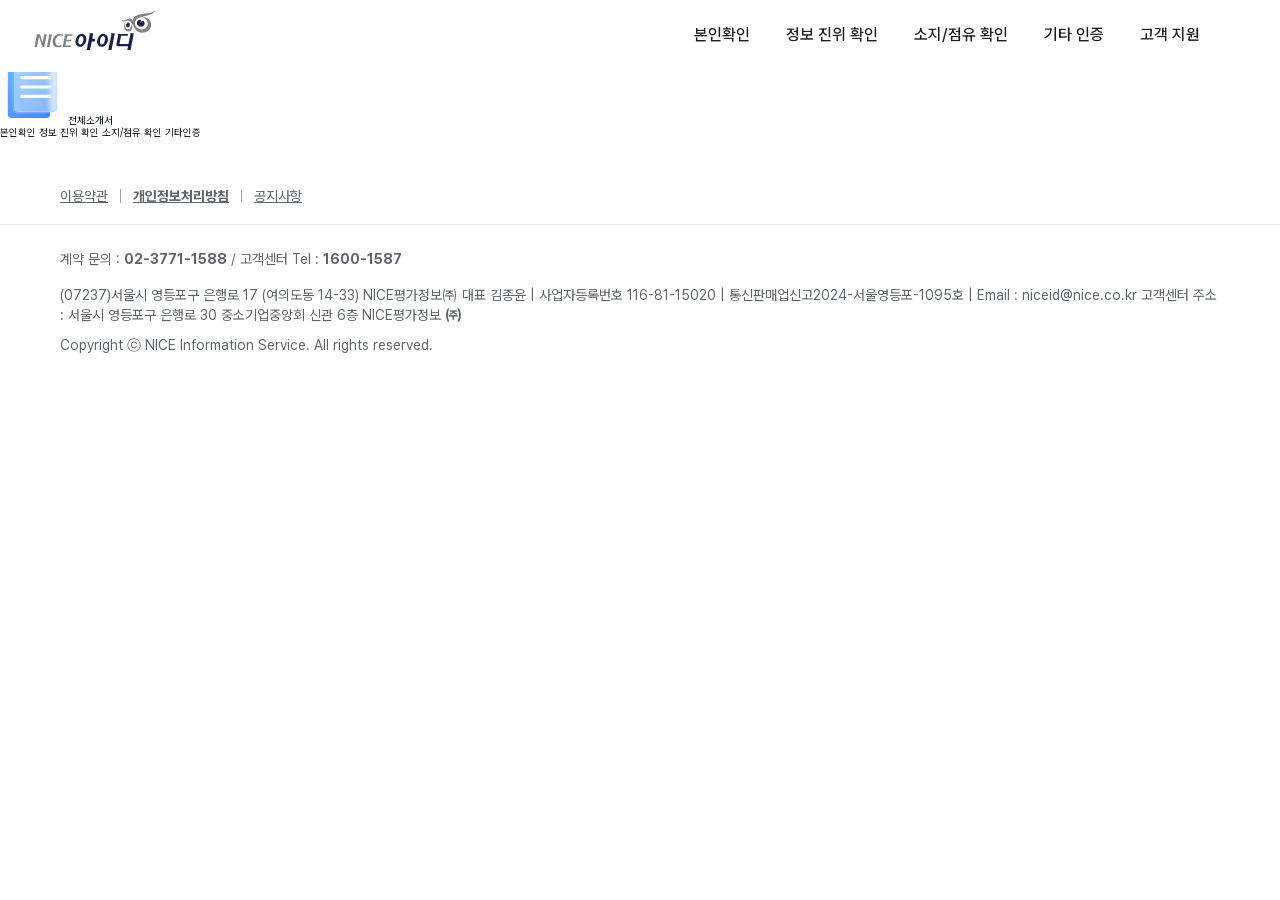
<file: html/P02-서비스소개.html>
<!DOCTYPE html>
<html lang="ko">

<head>
    <meta charset="UTF-8">
    <meta name="viewport" content="width=device-width, initial-scale=1.0">
    <title>NICE아이디 - 서비스 소개 - NICE 평가정보</title>

    <!-- css -->
    <link rel="stylesheet" href="../resources/css/font/font.css">
    <link rel="stylesheet" href="../resources/css/base.css">
    <link rel="stylesheet" href="../resources/css/layout.css">
    <link rel="stylesheet" href="../resources/css/common.css">

    <!-- js -->
    <script src="../resources/js/gsap.min.js"></script>
    <script src="../resources/js/gsap.plugins.min.js"></script>
    <script src="../resources/js/quiz.js"></script>
    <script src="../resources/js/style.js"></script>
</head>

<body>
    <div class="wrap">

        <!-- 접근성 nav -->
        <div class="nav-skip">
            <a href="#container" tabindex="0">본문 바로가기</a>
            <a href="#gnb" tabindex="0">메인메뉴 바로가기</a>
            <a href="#footer" tabindex="0">풋터 바로가기</a>
        </div>

        <!-- s :: pc header -->
        <header class="pc-header">
            <h1 class="logo"><a href="#"><img src="../resources/images/logo.svg" alt="NICE아이디"></a></h1>
            <nav class="pc-nav">
                <ul id="gnb" class="nav-list">
                    <li class="nav-item">
                        <button type="button" class="btn-depth1">본인확인</button>
                        <ul class="menu-list">
                            <li class="menu-item"><a href="#">휴대폰 본인확인</a></li>
                            <li class="menu-item"><a href="#">아이핀</a></li>
                            <li class="menu-item"><a href="#">공동인증서</a></li>
                            <li class="menu-item"><a href="#">금융인증서</a></li>
                        </ul>
                    </li>
                    <li class="nav-item">
                        <button type="button" class="btn-depth1">정보 진위 확인</button>
                        <ul class="menu-list">
                            <li class="menu-item"><a href="#">실명확인(내/외국인)</a></li>
                            <li class="menu-item"><a href="#">법인실명확인</a></li>
                            <li class="menu-item"><a href="#">계좌확인</a></li>
                        </ul>
                    </li>
                    <li class="nav-item">
                        <button type="button" class="btn-depth1">소지/점유 확인</button>
                        <ul class="menu-list">
                            <li class="menu-item"><a href="#">계좌1원인증</a></li>
                            <li class="menu-item"><a href="#">MO인증</a></li>
                            <li class="menu-item"><a href="#">문자OTP인증</a></li>
                        </ul>
                    </li>
                    <li class="nav-item">
                        <button type="button" class="btn-depth1">기타 인증</button>
                        <ul class="menu-list">
                            <li class="menu-item"><a href="#">CI/DI 변환</a></li>
                            <li class="menu-item"><a href="#">신분증안심패키지</a></li>
                            <li class="menu-item"><a href="#">PASS인증서</a></li>
                        </ul>
                    </li>
                    <li class="nav-item">
                        <button type="button" class="btn-depth1">고객 지원</button>
                        <ul class="menu-list">
                            <li class="menu-item"><a href="#">실명 및 사업자 등록</a></li>
                            <li class="menu-item"><a href="#">문의처 정보</a></li>
                            <li class="menu-item"><a href="#">도입절차</a></li>
                        </ul>
                    </li>
                </ul>
            </nav>
        </header>
        <!-- e :: pc header -->

        <!-- s :: mo header -->
        <header class="mo-header">
            <h1 class="logo"><a href="#"><img src="../resources/images/logo.svg" alt="NICE아이디"></a></h1>
            <button class="btn-menu" data-modal-open="mobile-menu"
                aria-label="메뉴"><span></span><span></span><span></span></button>
            <nav data-modal="mobile-menu" class="mo-nav" aria-label="주메뉴">
                <ul id="gnb" class="nav-list">
                    <li class="nav-item">
                        <p class="depth-tit">본인확인</p>
                        <ul class="menu-list">
                            <li class="menu-item"><a href="#">휴대폰 본인확인</a></li>
                            <li class="menu-item"><a href="#">아이핀</a></li>
                            <li class="menu-item"><a href="#">공동인증서</a></li>
                            <li class="menu-item"><a href="#">금융인증서</a></li>
                        </ul>
                    </li>
                    <li class="nav-item">
                        <p class="depth-tit">정보 진위 확인</p>
                        <ul class="menu-list">
                            <li class="menu-item"><a href="#">실명확인(내/외국인)</a></li>
                            <li class="menu-item"><a href="#">법인실명확인</a></li>
                            <li class="menu-item"><a href="#">계좌확인</a></li>
                        </ul>
                    </li>
                    <li class="nav-item">
                        <p class="depth-tit">소지/점유 확인</p>
                        <ul class="menu-list">
                            <li class="menu-item"><a href="#">계좌1원인증</a></li>
                            <li class="menu-item"><a href="#">MO인증</a></li>
                            <li class="menu-item"><a href="#">문자OTP인증</a></li>
                        </ul>
                    </li>
                    <li class="nav-item">
                        <p class="depth-tit">기타 인증</p>
                        <ul class="menu-list">
                            <li class="menu-item"><a href="#">CI/DI 변환</a></li>
                            <li class="menu-item"><a href="#">신분증안심패키지</a></li>
                            <li class="menu-item"><a href="#">PASS인증서</a></li>
                        </ul>
                    </li>
                    <li class="nav-item">
                        <p class="depth-tit">고객 지원</p>
                        <ul class="menu-list">
                            <li class="menu-item"><a href="#">실명 및 사업자 등록</a></li>
                            <li class="menu-item"><a href="#">문의처 정보</a></li>
                            <li class="menu-item"><a href="#">도입절차</a></li>
                        </ul>
                    </li>
                </ul>
            </nav>
        </header>
        <!-- e :: mo header -->

        <!-- s :: content -->
        <main id="container" class="content-wrap">
            <div class="sc-all-service">
                <div class="group-subpg-top">
                    <nav class="breadcrumb">
                        <a href="#">메인화면</a>
                        <span>&lt;</span>
                        <a href="#">전체서비스</a>
                    </nav>
                    <div class="subpg-top-area">
                        <div class="lt">
                            <p class="subpg-top-txt">서비스 소개</p>
                            <h2 class="subpg-top-tit"></h2>
                        </div>
                        <div class="rt">
                            <img src="../resources/images/card-illustration.svg" alt="" aria-hidden="true">
                            <button type="button">전체소개서</button>
                        </div>
                    </div>
                    <div class="service-tab-area">
                        <button type="button" class="btn-servcie">본인확인</button>
                        <button type="button" class="btn-servcie">정보 진위 확인</button>
                        <button type="button" class="btn-servcie">소지/점유 확인</button>
                        <button type="button" class="btn-servcie">기타인증</button>
                    </div>
                </div>
                <div class="group-service-cnt">
                    <div class="service-cnt-area">
                        <h3 class="service-cnt-tit"></h3>
                        <p class="serviec-cnt-txt"></p>
                        <ul class="service-list">
                            <li class="service-item">
                                <h4 class="tit"></h4>
                                <div class="tag-box">
                                    
                                </div>
                                <a href="#" class="link-service "></a>
                            </li>
                        </ul>
                    </div>
                </div>
            </div>
        </main>
        <!-- e :: content -->

        <!-- s :: footer -->
        <footer id="footer">
            <div class="footer-menu">
                <a href="#" class="link-menu">이용약관</a>
                <a href="#" class="link-menu"><b>개인정보처리방침</b></a>
                <a href="#" class="link-menu">공지사항</a>
            </div>
            <div class="group-footer">
                <div class="tel-box">
                    <a href="tel:02-3771-1588">계약 문의 : <b>02-3771-1588</b></a> &nbsp;/&nbsp;
                    <a href="tel:1600-1587">고객센터 Tel : <b>1600-1587</b></a>
                </div>
                <p class="company-info"> (07237)서울시 영등포구 은행로 17 (여의도동 14-33) NICE평가정보㈜ 대표 김종윤 | 사업자등록번호 116-81-15020 |
                    통신판매업신고2024-서울영등포-1095호 | Email : niceid@nice.co.kr 고객센터 주소 : 서울시 영등포구 은행로 30 중소기업중앙회 신관 6층 NICE평가정보
                    <b>㈜</b>
                </p>
                <p>Copyright ⓒ NICE Information Service. All rights reserved.</p>
            </div>

        </footer>
        <!-- e :: footer -->
    </div>
</body>

</html>
</file>
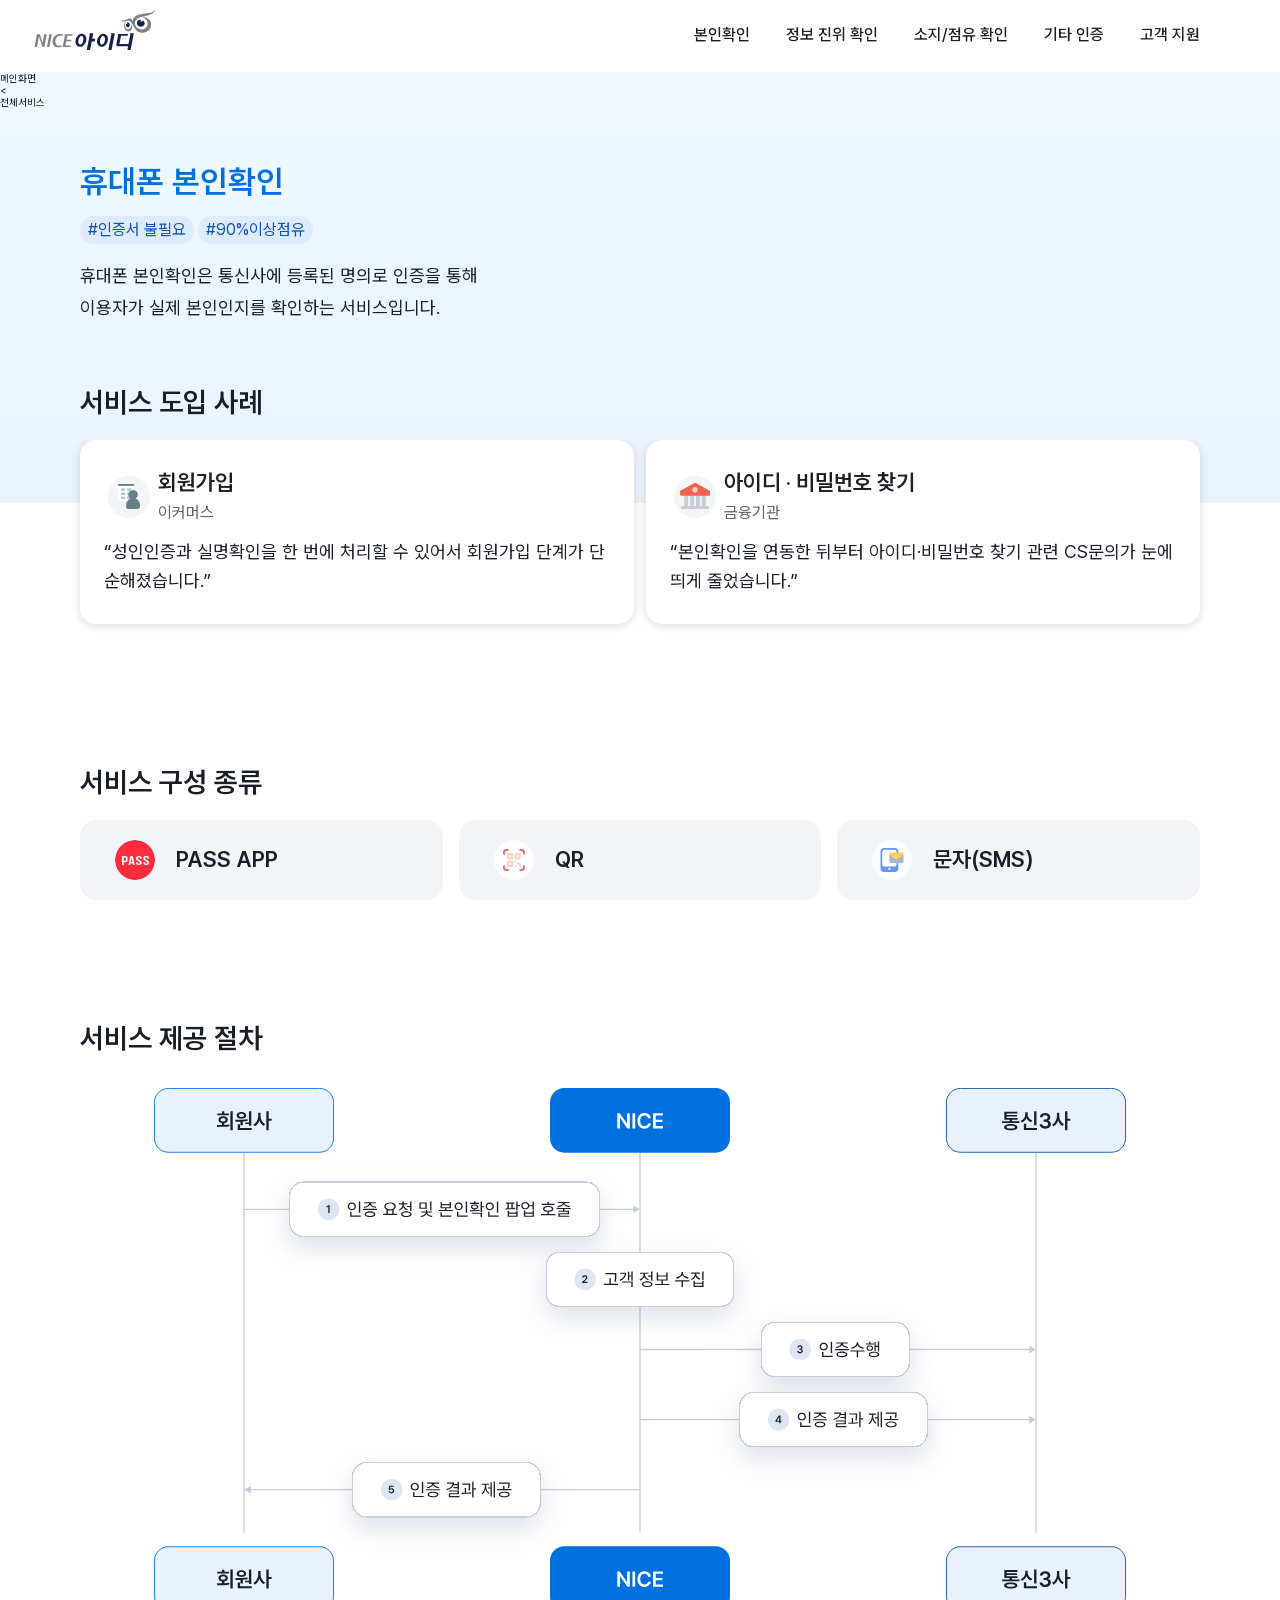
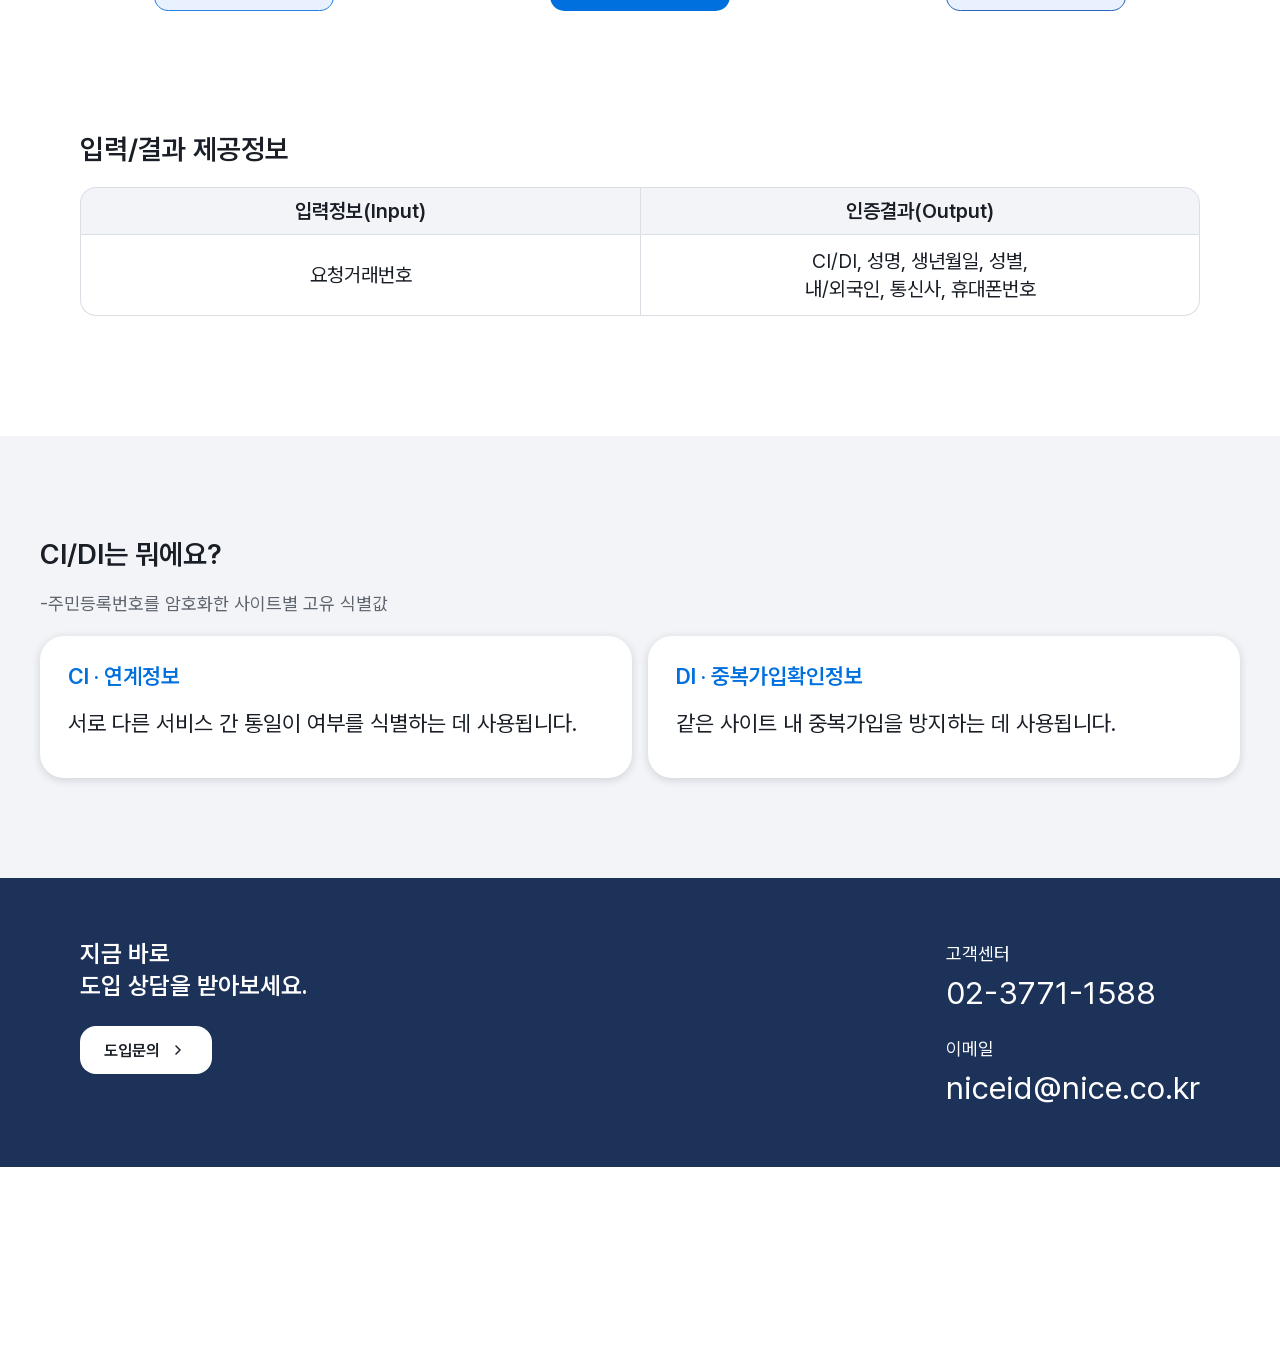
<file: html/P03-휴대폰본인확인.html>
<!DOCTYPE html>
<html lang="ko">

<head>
    <meta charset="UTF-8">
    <meta name="viewport" content="width=device-width, initial-scale=1.0">
    <title>NICE아이디 - 휴대폰 본인확인 - NICE 평가정보</title>

    <!-- css -->
    <link rel="stylesheet" href="../resources/css/font/font.css">
    <link rel="stylesheet" href="../resources/css/base.css">
    <link rel="stylesheet" href="../resources/css/layout.css">
    <link rel="stylesheet" href="../resources/css/common.css">

    <!-- js -->
    <script src="../resources/js/gsap.min.js"></script>
    <script src="../resources/js/gsap.plugins.min.js"></script>
    <script src="../resources/js/quiz.js"></script>
    <script src="../resources/js/style.js"></script>
</head>

<body>
    <div class="wrap">

        <!-- 접근성 nav -->
        <div class="nav-skip">
            <a href="#container" tabindex="0">본문 바로가기</a>
            <a href="#gnb" tabindex="0">메인메뉴 바로가기</a>
            <a href="#footer" tabindex="0">풋터 바로가기</a>
        </div>

        <!-- s :: pc header -->
        <header class="pc-header">
            <h1 class="logo"><a href="main.html"><img src="../resources/images/logo.svg" alt="NICE아이디"></a></h1>
            <nav class="pc-nav">
                <ul id="gnb" class="nav-list">
                    <li class="nav-item">
                        <button type="button" class="btn-depth1">본인확인</button>
                        <ul class="menu-list">
                            <li class="menu-item"><a href="#">휴대폰 본인확인</a></li>
                            <li class="menu-item"><a href="#">아이핀</a></li>
                            <li class="menu-item"><a href="#">공동인증서</a></li>
                            <li class="menu-item"><a href="#">금융인증서</a></li>
                        </ul>
                    </li>
                    <li class="nav-item">
                        <button type="button" class="btn-depth1">정보 진위 확인</button>
                        <ul class="menu-list">
                            <li class="menu-item"><a href="#">실명확인(내/외국인)</a></li>
                            <li class="menu-item"><a href="#">법인실명확인</a></li>
                            <li class="menu-item"><a href="#">계좌확인</a></li>
                        </ul>
                    </li>
                    <li class="nav-item">
                        <button type="button" class="btn-depth1">소지/점유 확인</button>
                        <ul class="menu-list">
                            <li class="menu-item"><a href="#">계좌1원인증</a></li>
                            <li class="menu-item"><a href="#">MO인증</a></li>
                            <li class="menu-item"><a href="#">문자OTP인증</a></li>
                        </ul>
                    </li>
                    <li class="nav-item">
                        <button type="button" class="btn-depth1">기타 인증</button>
                        <ul class="menu-list">
                            <li class="menu-item"><a href="#">CI/DI 변환</a></li>
                            <li class="menu-item"><a href="#">신분증안심패키지</a></li>
                            <li class="menu-item"><a href="#">PASS인증서</a></li>
                        </ul>
                    </li>
                    <li class="nav-item">
                        <button type="button" class="btn-depth1">고객 지원</button>
                        <ul class="menu-list">
                            <li class="menu-item"><a href="#">실명 및 사업자 등록</a></li>
                            <li class="menu-item"><a href="#">문의처 정보</a></li>
                            <li class="menu-item"><a href="#">도입절차</a></li>
                        </ul>
                    </li>
                </ul>
            </nav>
        </header>
        <!-- e :: pc header -->

        <!-- s :: mo header -->
        <header class="mo-header">
            <h1 class="logo"><a href="main.html"><img src="../resources/images/logo.svg" alt="NICE아이디"></a></h1>
            <button class="btn-menu" data-modal-open="mobile-menu"
                aria-label="메뉴"><span></span><span></span><span></span></button>
            <nav data-modal="mobile-menu" class="mo-nav" aria-label="주메뉴">
                <ul id="gnb" class="nav-list">
                    <li class="nav-item">
                        <p class="depth-tit">본인확인</p>
                        <ul class="menu-list">
                            <li class="menu-item"><a href="#">휴대폰 본인확인</a></li>
                            <li class="menu-item"><a href="#">아이핀</a></li>
                            <li class="menu-item"><a href="#">공동인증서</a></li>
                            <li class="menu-item"><a href="#">금융인증서</a></li>
                        </ul>
                    </li>
                    <li class="nav-item">
                        <p class="depth-tit">정보 진위 확인</p>
                        <ul class="menu-list">
                            <li class="menu-item"><a href="#">실명확인(내/외국인)</a></li>
                            <li class="menu-item"><a href="#">법인실명확인</a></li>
                            <li class="menu-item"><a href="#">계좌확인</a></li>
                        </ul>
                    </li>
                    <li class="nav-item">
                        <p class="depth-tit">소지/점유 확인</p>
                        <ul class="menu-list">
                            <li class="menu-item"><a href="#">계좌1원인증</a></li>
                            <li class="menu-item"><a href="#">MO인증</a></li>
                            <li class="menu-item"><a href="#">문자OTP인증</a></li>
                        </ul>
                    </li>
                    <li class="nav-item">
                        <p class="depth-tit">기타 인증</p>
                        <ul class="menu-list">
                            <li class="menu-item"><a href="#">CI/DI 변환</a></li>
                            <li class="menu-item"><a href="#">신분증안심패키지</a></li>
                            <li class="menu-item"><a href="#">PASS인증서</a></li>
                        </ul>
                    </li>
                    <li class="nav-item">
                        <p class="depth-tit">고객 지원</p>
                        <ul class="menu-list">
                            <li class="menu-item"><a href="#">실명 및 사업자 등록</a></li>
                            <li class="menu-item"><a href="#">문의처 정보</a></li>
                            <li class="menu-item"><a href="#">도입절차</a></li>
                        </ul>
                    </li>
                </ul>
            </nav>
        </header>
        <!-- e :: mo header -->

        <!-- s :: content -->
        <main id="container" class="content-wrap">
            <div class="sc-phone verification">
                <nav class="breadcrumb">
                    <a href="#">메인화면</a>
                    <span>&lt;</span>
                    <a href="#">전체서비스</a>
                </nav>
                <div class="group-detail">
                    <h2 class="detail-tit">휴대폰 본인확인</h2>
                    <div class="tag-box">
                        <span>#인증서 불필요</span>
                        <span>#90%이상점유</span>
                    </div>
                    <p class="detail-txt">휴대폰 본인확인은 통신사에 등록된 명의로 인증을 통해 <br>이용자가 실제 본인인지를 확인하는 서비스입니다.</p>
                </div>
                <div class="group-service1">
                    <h3 class="service-tit">서비스 도입 사례</h3>
                    <div class="case-area">
                        <div class="case-box">
                            <div class="top">
                                <span class="ico" aria-hidden="true"></span>
                                <div class="lt">
                                    <h4 class="case-tit">회원가입</h4>
                                    <p class="case-cate">이커머스</p>
                                </div>
                            </div>
                            <p class="case-info">“성인인증과 실명확인을 한 번에 처리할 수 있어서 회원가입 단계가 단순해졌습니다.”</p>
                        </div>
                        <div class="case-box">
                            <div class="top">
                                <span class="ico" aria-hidden="true"></span>
                                <div class="lt">
                                    <h4 class="case-tit">아이디 · 비밀번호 찾기</h4>
                                    <p class="case-cate">금융기관</p>
                                </div>
                            </div>
                            <p class="case-info">“본인확인을 연동한 뒤부터 아이디·비밀번호 찾기 관련 CS문의가 눈에 띄게 줄었습니다.”</p>
                        </div>
                    </div>
                </div>
                <div class="group-service2">
                    <h3 class="service-tit">서비스 구성 종류</h3>
                    <div class="auth-area">
                        <div class="auth-box">
                            <span class="ico"></span>
                            <h4 class="auth-tit">PASS APP</h4>
                        </div>
                        <div class="auth-box">
                            <span class="ico"></span>
                            <h4 class="auth-tit">QR</h4>
                        </div>
                        <div class="auth-box">
                            <span class="ico"></span>
                            <h4 class="auth-tit">문자(SMS)</h4>
                        </div>
                    </div>
                </div>
                <div class="group-service3">
                    <h3 class="service-tit">서비스 제공 절차</h3>
                    <div class="workflow-area">
                        <ul class="workflow-list">
                            <li class="workflow-item">
                                <span class="workflow-num">1</span>
                                <div class="workflow-box">
                                    <p class="workflow-cate">회원사 > NICE</p>
                                    <h4 class="workflow-txt"><span class="font-blue1">인증 요청</span> 및 <span
                                            class="font-blue1">본인확인 팝업</span> 호출</h4>
                                </div>
                            </li>
                            <li class="workflow-item">
                                <span class="workflow-num">2</span>
                                <div class="workflow-box">
                                    <p class="workflow-cate">NICE 내부 처리</p>
                                    <h4 class="workflow-txt"><span class="font-blue1">고객 정보 수집</span></h4>
                                </div>
                            </li>
                            <li class="workflow-item">
                                <span class="workflow-num">3</span>
                                <div class="workflow-box">
                                    <p class="workflow-cate">NICE > 통신 3사</p>
                                    <h4 class="workflow-txt"><span class="font-blue1">인증 수행</span></h4>
                                </div>
                            </li>
                            <li class="workflow-item">
                                <span class="workflow-num">4</span>
                                <div class="workflow-box">
                                    <p class="workflow-cate">통신 3사 > NICE</p>
                                    <h4 class="workflow-txt"><span class="font-blue1">인증 결과</span> 제공</h4>
                                </div>
                            </li>
                            <li class="workflow-item">
                                <span class="workflow-num">5</span>
                                <div class="workflow-box">
                                    <p class="workflow-cate">NICE > 회원사</p>
                                    <h4 class="workflow-txt"><span class="font-blue1">인증 결과</span> 제공</h4>
                                </div>
                            </li>
                        </ul>
                        <img src="../resources/images/sc-procedure-phone.svg" alt="휴대폰 본인확인 서비스 제공 절차">
                    </div>
                </div>
                <div class="group-info-input">
                    <h3 class="service-tit">입력/결과 제공정보</h3>
                    <div class="info-input-table">
                        <table>
                            <colgroup>
                                <col>
                                <col>
                            </colgroup>
                            <caption class="blind">휴대폰 본인확인 입력정보 및 인증결과</caption>
                            <thead>
                                <tr>
                                    <th scope="col">입력정보(Input)</th>
                                    <th scope="col">인증결과(Output)</th>
                                </tr>
                            </thead>
                            <tbody>
                                <tr>
                                    <td>요청거래번호</td>
                                    <td>CI/DI, 성명, 생년월일, 성별,<br>내/외국인, 통신사, 휴대폰번호</td>
                                </tr>
                            </tbody>
                        </table>
                    </div>
                </div>
                <div class="group-cidi">
                    <h3 class="service-tit">CI/DI는 뭐에요?</h3>
                    <p class="service-txt">-주민등록번호를 암호화한 사이트별 고유 식별값</p>
                    <div class="cidi-area">
                        <div class="cidi-box">
                            <p class="font-blue1">CI · 연계정보</p>
                            <p class="explain">서로 다른 서비스 간 통일이 여부를 식별하는 데 사용됩니다.</p>
                        </div>
                        <div class="cidi-box">
                            <p class="font-blue1">DI · 중복가입확인정보</p>
                            <p class="explain">같은 사이트 내 중복가입을 방지하는 데 사용됩니다.</p>
                        </div>
                    </div>
                </div>
                <div class="group-contact">
                    <div class="inner">
                        <div class="lt">
                            <h3 class="service-tit">지금 바로 <br>도입 상담을 받아보세요.</h3>
                            <button type="button" class="btn-type1">도입문의</button>
                        </div>
                        <div class="contact-area">
                            <div class="contact-box">
                                <h4 class="contact-tit">고객센터</h4>
                                <a href="tel:02-3771-1588" class="link-tel">02-3771-1588</a>
                            </div>
                            <div class="contact-box">
                                <h4 class="contact-tit">이메일</h4>
                                <a href="mailto:niceid@nice.co.kr" class="link-email">niceid@nice.co.kr</a>
                            </div>
                        </div>
                    </div>
                </div>
            </div>
        </main>
        <!-- e :: content -->

        <!-- s :: footer -->
        <footer id="footer">
            <div class="footer-menu">
                <a href="#" class="link-menu">이용약관</a>
                <a href="#" class="link-menu"><b>개인정보처리방침</b></a>
                <a href="#" class="link-menu">공지사항</a>
            </div>
            <div class="group-footer">
                <div class="tel-box">
                    <a href="tel:02-3771-1588">계약 문의 : <b>02-3771-1588</b></a> &nbsp;/&nbsp;
                    <a href="tel:1600-1587">고객센터 Tel : <b>1600-1587</b></a>
                </div>
                <p class="company-info"> (07237)서울시 영등포구 은행로 17 (여의도동 14-33) NICE평가정보㈜ 대표 김종윤 | 사업자등록번호 116-81-15020 |
                    통신판매업신고2024-서울영등포-1095호 | Email : niceid@nice.co.kr 고객센터 주소 : 서울시 영등포구 은행로 30 중소기업중앙회 신관 6층 NICE평가정보
                    <b>㈜</b>
                </p>
                <p>Copyright ⓒ NICE Information Service. All rights reserved.</p>
            </div>

        </footer>
        <!-- e :: footer -->
    </div>
</body>

</html>
</file>
<file: resources/css/font/font.css>
@charset "utf-8";

@font-face {
  font-family: 'Pretendard';
  font-weight: 100 900;
  font-style: normal;
  font-display: swap;
  src: url('PretendardVariable.woff2') format('woff2-variations'),
       url('PretendardVariable.woff2') format('woff2'); /* fallback */
}
</file>
<file: resources/css/base.css>
/* reset */
*, *::before, *::after {box-sizing: border-box;}
html {font-size: 10px;-webkit-text-size-adjust: 100%;text-size-adjust: 100%;-webkit-font-smoothing: antialiased;-moz-osx-font-smoothing: grayscale;scroll-behavior: smooth;}
body {margin: 0;min-width: 320px;color: var(--color-text);font-weight: 400;font-family: 'Pretendard', sans-serif;}
h1, h2, h3, h4, h5, h6, p, figure, blockquote, dl, dd {margin: 0;}
ul, ol {margin: 0;padding: 0;list-style: none;}
pre, code, kbd, samp {font-family: inherit; font-size: inherit;}
a {display: block;color: inherit; text-decoration: none;}
button, input, textarea, select {margin: 0; padding: 0; font: inherit; color: inherit;}
button {border: 0; background: transparent; cursor: pointer;}
button:disabled {cursor: default;}
input, textarea, select {border-radius: 0;}
textarea {resize: vertical;}
fieldset {min-width: 0; margin: 0; padding: 0; border: 0;}
legend {padding: 0;}
input[type="search"] {-webkit-appearance: none; appearance: none;}
input[type="search"]::-webkit-search-decoration,
input[type="search"]::-webkit-search-cancel-button,
input[type="search"]::-webkit-search-results-button,
input[type="search"]::-webkit-search-results-decoration {-webkit-appearance: none;}
input[type="number"]::-webkit-inner-spin-button,
input[type="number"]::-webkit-outer-spin-button {margin: 0;-webkit-appearance: none;}
select {-webkit-appearance: none; appearance: none;}
input::placeholder, textarea::placeholder {color: inherit; opacity: 1;}
img, picture, video, canvas, svg {display: block; max-width: 100%;}
span {display: inline-block;}
img {border: 0;display: inline-block;}
iframe {display: block; border: 0;}
table {width: 100%;border-collapse: collapse; border-spacing: 0;}
th, td {padding: 0;}
:root {

    /* layout */
    --max-pc-width: 1200px;
    /* Color */
    --color-primary: #0070DE;
    --color-secondary: #0F50B3;
    --color-text: #1A1F27;
    --color-sub: #5E646D;
    --color-border: #EAEBEC;
    --color-black: #1A1F27;
    --color-white: #fff;
    --bg-grey: #F2F4F8;
    /* Typography */
    --font-size-tit: 16px;
    --font-size-txt: 16px;
    /* Radius */
    --radius-sm: 0.8rem;
    --radius-md: 1.6rem;
    --radius-lg: 2.4rem;
    --radius-full: 9999px;
    --shadow-sm: 0 2px 8px rgba(26,31,39,.16);
    --shadow-lg: 0 20px 40px rgba(0, 0, 0, 0.14);
}

.blind {position: absolute; width: 1px; height: 1px; overflow: hidden; clip: rect(0 0 0 0); white-space: nowrap;}

/* color */
.font-blue1 {color: #0070de !important;}

/* button */
.btn-prev {width: 2rem;height: 2rem;background: url(../images/ico-arr-r.svg) no-repeat center;background-size: contain;transform: rotate(180deg);}
.btn-type1 {display: flex;justify-content: center;align-items: center;height: 4.8rem;padding: 0 2.4rem;font-size: 1.6rem;font-weight: 600;color: var(--color-white);border-radius: 1.6rem;background: var(--color-primary);}
.btn-type2 {display: flex;align-items: center;justify-content: center;height: 4rem;padding: 0 2.4rem;border-radius: var(--radius-full);border: 1px solid var(--color-border);font-size: clamp(1.4rem, 4vw, 1.6rem);font-weight: 600;color: var(--color-sub);background: var(--color-white);}
.btn-type2:hover {background: #eef2f8;}
.btn-txtline {text-decoration: underline;}
</file>
<file: resources/css/layout.css>
/* layout */
.wrap {min-width: 32rem;}
.mask {position: fixed;top: 0;right: 0;left: 0;bottom: 0;background: rgba(0,0,0,0.4);}

.ovf-hide {overflow: hidden;}
.fx {display: flex;}
.gd {display: grid;}

.pof {position: fixed;}

/* header */
/* pc */
.pc-header {display: none;position: fixed;transition: 0.2s ease-in-out;}
.pc-header .logo {padding-top: 1rem;}
.pc-header .nav-list {height: 100%;}
.pc-header .btn-depth1  {height: 100%;font-weight: 500;}
.pc-header .nav-item {height: 100%;}

/* mo */
.mo-header {position: relative;display: flex;justify-content: space-between;align-items: center;height: 5.6rem;z-index: 1;transition: background-color 0.3s ease, box-shadow 0.3s ease;}
.mo-header .logo a {width: 9.7rem;}
.mo-header.pof {position: fixed;top: 0;left: 0;width: 100%;height: 5rem;background: var(--color-white);}

.btn-menu {position: relative;width: 4.8rem;height: 4.8rem;display: flex;flex-direction: column;align-items: center;justify-content: center;gap: 6px;z-index: 2;}
.btn-menu span {width: 20px;height: 2px;border-radius: 2rem;background: #000;transform-origin: center;transition: transform 0.35s cubic-bezier(0.4, 0, 0.2, 1), opacity 0.2s ease; }
.btn-menu.on span:nth-child(1) {transform: translateY(6px) rotate(50deg); transition-delay: 0.1s;}
.btn-menu.on span:nth-child(2) {opacity: 0; transition-delay: 0s;}
.btn-menu.on span:nth-child(3) {transform: translateY(-10px)rotate(-50deg);transition-delay: 0.1s;}

/* menu */
/* 접근성 nav */
.nav-skip{position:relative;z-index:5000000}
.nav-skip a{position:absolute;display:block;width:100%;left:0;text-align:center;top:-10000px;z-index:5000000;font-size:1.3rem;box-sizing:border-box}
.nav-skip a:hover,.nav-skip a:focus,.nav-skip a:active{position:absolute;top:0;padding:15px;font-weight:bold;color:#fff;background:#595959;z-index:5000000}
/* mo nav */
.mo-nav {display: none;position: fixed;top: 0;left: 0;right: 0;bottom: 0;width: 100%;background: var(--color-white);overflow-y: auto;opacity: 0;transition: opacity 0.22s ease;}
.mo-nav.on {display: block;opacity: 1;}
.mo-nav::-webkit-scrollbar {display: none;}
.mo-nav .nav-list {padding: 2.4rem 1.7rem;}
.mo-nav .depth-tit {display: flex;align-items: center;height: 4.9rem;padding-left: 0.3rem;font-size: 1.6rem;font-weight: 600;/*color: #5e646d;*/color: var(--color-secondary);}
.mo-nav .nav-item + .nav-item {margin-top: 2rem;}
.mo-nav .nav-item:nth-child(1) .depth-tit::before {display: block;content: '';clear: both;width: 4rem;height: 4rem;background: url(../images/ico-menu1.png) no-repeat center;background-size: contain;}
.mo-nav .nav-item:nth-child(2) .depth-tit::before {display: block;content: '';clear: both;width: 4rem;height: 4rem;background: url(../images/ico-menu2.png) no-repeat center;background-size: contain;}
.mo-nav .nav-item:nth-child(3) .depth-tit::before {display: block;content: '';clear: both;width: 4rem;height: 4rem;background: url(../images/ico-menu3.png) no-repeat center;background-size: contain;}
.mo-nav .nav-item:nth-child(4) .depth-tit::before {display: block;content: '';clear: both;width: 4rem;height: 4rem;background: url(../images/ico-menu4.png) no-repeat center;background-size: contain;}
.mo-nav .nav-item:nth-child(5) .depth-tit::before {display: block;content: '';clear: both;width: 4rem;height: 4rem;background: url(../images/ico-menu5.png) no-repeat center;background-size: contain;}
.mo-nav .nav-item .depth-tit::before {display: none !important;}
.mo-nav .nav-item .depth-tit::after {display: block;content: '';clear: both;margin-left: 3px;width: 1.6rem;height: 1.6rem;background: url(../images/ico-arr-r.svg) no-repeat center;background-size: contain;} 
.mo-nav .menu-list {border-top: 1px solid #C6CDD7;padding-top: 0.5rem;}
.mo-nav .menu-item a {height: 4.8rem;padding-left: 0.3rem;line-height: 4.8rem;font-size: 1.6rem;font-weight: 400;}
.mo-nav .menu-item a:hover {font-weight: 600;}

/* content */
.main-tit {font-size: clamp(2.4rem, 4vw, 3.2rem);line-height: clamp(3.2rem, 4vw, 4.4rem);color: #1a1f27;font-weight: 600;}
.main-txt {font-size: clamp(1.6rem, 4vw, 1.8rem);line-height: clamp(2.4rem, 4vw, 2.8rem);color: #5e646d;}
.link-service-inquiry {position: fixed;right: 0.5rem;bottom: 10rem;display: flex;justify-content: center;align-items: center;width: 5.2rem;height: 5.2rem;font-size: 1.3rem;font-weight: 600;color: var(--color-white);border-radius: var(--radius-full);border: 1px solid var(--color-white);background: linear-gradient(-135deg,#1F4BBA,#2381D8,#202E78,#355AD4);box-shadow: 0 8px 18px rgba(0, 0, 0, 0.12);z-index: 1;animation: coin-spin 6s ease-in-out infinite;transform-style: preserve-3d;}
.detail-tit {font-size: clamp(2.4rem, 4vw, 3.2rem);line-height: clamp(3.2rem, 4vw, 4.4rem);color: #0070de;font-weight: 600;}
.detail-txt {font-size: clamp(1.6rem, 4vw, 1.8rem);line-height: clamp(2.4rem, 4vw, 2.8rem);}
.service-tit {font-size: clamp(2rem, 4vw, 2.8rem);line-height: clamp(2.8rem, 4vw, 3.6rem);font-weight: 600;}

/* 도입문의 애니메이션 */
@keyframes coin-spin { 0% { transform: rotateY(0deg); } 13.33% { transform: rotateY(360deg); } 100% { transform: rotateY(360deg); } }

.mo-br {display: block;}


/* footer */
footer {overflow: hidden;background: var(--color-white);font-size: 1.2rem;line-height: 2rem;color: var(--color-sub);}
.footer-menu {display: flex;align-items: center;padding: 3.2rem 2rem 1.6rem 0.8rem;font-size: clamp(1.2rem, 4vw, 1.4rem);line-height: clamp(2rem, 4vw, 2.8rem);}
.footer-menu .link-menu {display: flex;align-items: center;gap: 12px;padding-left: 12px;text-decoration: underline;}
.footer-menu .link-menu::after {display: block;content: '';clear: both;width: 1px;height: 14px;background: #9ca3af;}
.footer-menu .link-menu:last-child::after {display: none;}
.group-footer {border-top: 1px solid #E5E7EB;padding: 3.2rem 2rem 1.6rem;}
.group-footer .tel-box {display: flex;align-items: center;}
.company-info {padding: 1.6rem 0 0;}
.group-footer p:last-child {padding: 1rem 0;}

/* 팝업 */



@media (min-width: 1024px) {
    .pc-header {padding: 0 10rem 0 2rem;}
}

@media (min-width: 789px) {

    /* header */
    .mo-header {display: none;}
    .pc-header {display: flex;justify-content: space-between;width: 100%;padding: 0 7rem 0 2rem;height: 7.2rem;background: var(--color-white);z-index: 1;}
    .pc-header.pof {box-shadow: var(--shadow-lg);}
    
    /* pc nav */
    .pc-nav {position: relative; z-index: 3;}
    .nav-list {display: flex; gap: 16px;}
    .nav-item {position: relative; font-size: 1.6rem; line-height: 2.4rem;}
    .btn-depth1 {position: relative; left: 50%; transform: translateX(-50%); height: 7.2rem; padding: 0 1rem; text-align: center; border-bottom: 2px solid var(--color-white); transition: color 0.25s ease, border-color 0.25s ease; }
    .btn-depth1:hover { border-bottom-color: var(--color-primary); color: var(--color-primary); font-weight: 600;}
    /* 서브 메뉴 */
    .menu-list {position: absolute; left: 50%; transform: translate(-50%, -10px); z-index: 3; min-width: 175px; padding: 1.2rem; border-radius: var(--radius-md); background: var(--color-white); box-shadow: var(--shadow-lg); opacity: 0; visibility: hidden; pointer-events: none; transition: opacity 0.25s ease, transform 0.3s ease, visibility 0.3s ease; }
    .nav-item:hover .menu-list {opacity: 1; visibility: visible; pointer-events: auto; transform: translate(-50%, 0);}
    .menu-item a {display: block; padding: 1.2rem; border-radius: var(--radius-sm); transition: background-color 0.2s ease, color 0.2s ease;}
    .menu-item a:hover {background: #F2F4F8;}
    .nav-item:has(.menu-list:hover) .btn-depth1 {border-bottom-color: var(--color-primary); color: var(--color-primary); font-weight: 600;}

    /* content */
    .sc-intro {padding-top: 7.2rem;}
    .mo-br {display: none;}

    /* footer */
    .footer-menu {padding-left: 4.8rem;}
    .group-footer {padding: 2.4rem 6rem 5.6rem;font-size: 1.4rem;}


}
</file>
<file: resources/css/common.css>
/**** 홈화면 ****/
/* 메인 */
.wrap.main-bg {background: linear-gradient(#E9F8FF, #E9F8FF00);overflow-x: hidden;}
.wrap.main-bg .circle { position: absolute; display: block; width: 19rem; height: 19rem; border-radius: 19rem; }
.wrap.main-bg .circle:first-of-type {top: 0; right: 0; background: linear-gradient(#0B284D, #8BF7FF 40%); filter: blur(80px); animation: circleMove1 10s ease-in-out infinite alternate; }
.wrap.main-bg .circle:nth-of-type(2) {top: 0; left: -5rem; background: linear-gradient(#066BFD, #8BF7FF); filter: blur(100px); animation: circleMove2 15s ease-in-out infinite alternate; }
.wrap.main-bg .circle:nth-of-type(3) {display: none;top: 35%; right: 15%; width: 26rem; height: 26rem; background: linear-gradient(#7C5CFF, #8BF7FF); filter: blur(60px); animation: circleMove3 13s ease-in-out infinite alternate; }
.wrap.main-bg .circle:nth-of-type(4) {display: none;bottom: 5%; left: 10%; width: 30rem; height: 30rem; background: linear-gradient(#00B8FF, #8BF7FF); filter: blur(70px); animation: circleMove4 17s ease-in-out infinite alternate; }

/* intro circle animation */
@keyframes circleMove1 { 0% { transform: translate(0, 0); } 25% { transform: translate(-2rem, 8rem); } 50% { transform: translate(-6rem, 16rem); } 75% { transform: translate(0rem, 3rem); } 100% { transform: translate(0, 0); } }
@keyframes circleMove2 { 0% { transform: translate(0, 0); } 25% { transform: translate(2rem, 20rem); } 50% { transform: translate(4rem, 10rem); } 75% { transform: translate(2rem, 13rem); } 100% { transform: translate(0rem, 1rem); } }
@keyframes circleMove3 { 0% { transform: translate(-5rem, 0); } 25% { transform: translate(-24rem, -10rem); } 50% { transform: translate(-8rem, -26rem); } 75% { transform: translate(-25rem, -26rem); } 100% { transform: translate(-37rem, -12rem) } }
@keyframes circleMove4 { 0% { transform: translate(3rem, -33rem); } 25% { transform: translate(7rem, -43rem); } 50% { transform: translate(12rem, -36rem); } 75% { transform: translate(24rem, -23rem); } 100% { transform: translate(30rem, -47rem); } }

.group-intro {height: calc(100vh - 5.8rem);height: calc(100dvh - 5.8rem);}
.group-intro.quiz {height: 100%;min-height: 600px;padding: 4rem 2rem 6rem;} 
.group-intro:first-child {padding: 0;background: transparent;}
.group-intro .intro-area {position: relative;height: 100%;padding: 6.8rem 2rem 4.8rem;color: #0b2840;}
.intro-sub-tit {font-size: clamp(2.4rem, 3vw, 3.6rem);line-height: clamp(3.4rem, 3.6vw, 4.6rem);font-weight: 400;}
.intro-tit {margin: 1rem 0 0;font-size: clamp(3.2rem, 4vw, 4.8rem); line-height: clamp(4rem, 4.8vw, 5.8rem);font-weight: 700;}
.intro-txt {margin-top: 4rem;font-size: clamp(1.6rem, 4vw, 1.8rem);line-height: clamp(2.4rem, 4vw, 3.2rem);font-weight: 400;}
.strength-list {position: absolute;left: 50%;bottom: 6rem;display: flex;justify-content: center;align-items: center;gap: 40px;width: calc(100% - 4rem);max-width: 48rem;transform: translateX(-50%);}
.strength-box {flex: 1;display: grid;position: relative;}
.strength-box::after {position: absolute;top: 0;left: -22px;display: block;content: '';clear: both;width: 1px;height: 38px;background: #c6cdd7;}
.strength-box:first-child::after {display: none;}
.strength-box .txt {font-size: clamp(1.8rem, 1.5vw + 1rem, 2.8rem);line-height: clamp(2.8rem, 1.5vw + 1rem, 3.8rem);color: var(--color-secondary);font-weight: 600;}
.strength-box .cate {font-size: clamp(1.2rem, 3vw, 1.8rem);line-height: clamp(2rem, 3vw, 2.8rem);color: #0b284d;font-weight: 400;}
.group-intro {padding: 4rem 2rem 0;background: var(--bg-grey);}
.group-intro .main-tit {margin-top: 0.8rem;}
.custom-step {display: flex;align-items: center;justify-content: center;gap: 8px;margin: 2.4rem 0;}
.custom-step .step {flex: 1;height: 0.6rem;border-radius: 1rem;background: #E5E7EB;}
.custom-step .step.on {background: var(--color-primary);}
.custom-tit {font-size: 2.2rem;line-height: 3.2rem;}
.custom-list {margin-top: 0.4rem;}
.custom-item {margin-top: 1.2rem;font-size: 1.6rem;line-height: 2.4rem;border-radius: var(--radius-md);border: 1px solid var(--color-border);background: #fff;}
.custom-item .btn-opt {position: relative;display: flex;align-items: center;width: 100%;height: 7rem;padding: 0 16px;border-radius: var(--radius-md);text-align: left;transition: 0.1s ease-in-out;}
.custom-item .btn-opt::before {display: block;content: '';clear: both;margin-right: 1rem;min-width: 24px;min-height: 24px;border-radius: 2.4rem;border: 2px solid #D1D5DB;}
.custom-item .btn-opt.on::after{position: absolute;left: 23px;display: block;content: '';clear: both;width: 10px;height: 10px;border-radius: 10px;background: #126db2;}
.custom-item .btn-opt:hover, .custom-item .btn-opt.on {border: 1px solid #126DB2;background: #e9f1ff;}
.custom-item .btn-opt.on:hover::before, .custom-item .btn-opt.on::before {border-color: #126DB2;}
.custom-service-area .fx {gap: 5px;}
.custom-service-area .btn-prev {padding-bottom: 3.3rem;width: 2.4rem;height: 2.4rem;}
.match-area {position: relative;margin-top: 1.2rem;height: 18rem;padding: 2rem 1.6rem;border-radius: var(--radius-md);background: #fff;}
.match-area:first-of-type {margin-top: 2.4rem;}
.match-tit {font-size: 1.8rem;}
.match-txt {margin-top: 1rem;font-size: 1.5rem;color: var(--color-sub);}
.match-area .btn-type2 {margin-top: 2rem;}
.match-area .ico {position: absolute;right: 1.6rem;bottom: 2rem ;width: 4.8rem;height: 4.8rem;}
.match-area .ico.phoneid {background: url(../images/ico-person.svg) no-repeat center;background-size: contain;}
.match-area .ico.digital {background: url(../images/ico-letter.svg) no-repeat center;background-size: contain;}
.group-intro:nth-child(3) {position: relative;}
.group-intro .bottom-box {position: absolute;left: 2rem;bottom: 2rem;width: calc(100% - 4rem);box-sizing: border-box;}
.group-intro .btn-type1 {margin-top: 2.4rem;}
.group-intro .btn-txtline {display: block;margin: 2rem auto 0;font-size: 1.6rem;font-weight: 600;color: var(--color-primary);}

.group-intro.help {position: relative;}
.help .match-area {height: auto;}
.help .match-tit {display: flex;align-items: center;gap: 8px;}
.help .match-tit::before {display: block;content: '';clear: both;width: 2.4rem;height: 2.4rem;background: url(../images/icon_cs.png) no-repeat center;background-size: contain;}
.help .match-area:last-child .match-txt {margin-top: 2rem;}
.help .link-ask {position: relative;display: flex;align-items: center;gap: 4px;margin: 0.8rem 0 0;height: 4rem;padding: 0 1.6rem;border-radius: 0.8rem;font-size: 1.6rem;background: VAR(--BG-GREY);}
.help .link-ask:first-of-type {margin-top: 2rem;} 
.help .link-ask:hover {background: #DDE5F2;} 
.help .link-ask::before {display: block;content: '';clear: both;width: 2rem;height: 2rem;background: url(../images/icon_Phone.svg) no-repeat center;background-size: contain;}
.help .link-ask::after {position: absolute;right: 1.2rem;display: block;content: '';clear: both;width: 1.6rem;height: 1.6rem;background: url(../images/ico-arr-r.svg) no-repeat center;background-size: contain;}
.help .btn-type2 {position: relative;gap: 8px;}
.help .btn-type2::after {display: block;content: '';clear: both;width: 2rem;height: 2rem;background: url(../images/icon_Paste.svg) no-repeat center;background-size: contain;}

/* 인증 서비스 */
.sc-authentication {position: relative;z-index: 2;padding: 4rem 2rem;background: var(--color-white);}
.group-authentication .main-tit {margin-top: 0.8rem;}
.authentication-area {display: grid;grid-template-columns: 1fr 1fr;gap: 12px;margin-top: 2.4rem;}
.card-box .tit {font-size: clamp(1.8rem, 1.5vw + 1rem, 2.4rem);line-height: clamp(2.8rem, 1.5vw + 1rem, 3.2rem);transition: 0.3s ease-out;}
.card-box .txt {margin-top: 0.8rem;font-size: clamp(1.4rem, 4vw, 1.6rem);line-height: clamp(2.2rem, 4vw, 2.4rem);color: var(--color-sub);transition: 0.3s ease-out;}
.card-box {position: relative; overflow: hidden; isolation: isolate; display: flex; flex-direction: column; justify-content: space-between; height: 190px; padding: 2rem 1.6rem 1.6rem; border-radius: var(--radius-md); background: var(--bg-grey); transition: background .2s ease, box-shadow .2s ease, transform .2s ease;}
/* .card-box .hover-circle {position: absolute; left: 50%; bottom: -100px; width: 200px; height: 200px; border-radius: 50%; background: var(--color-secondary); transform: translateX(-50%) scale(0); z-index: -1; } */
.card-box .top, .card-box .btn-type2 { position: relative; z-index: 1;}
.card-box:hover {background: var(--color-secondary);box-shadow: 0 14px 30px rgba(15, 80, 179, .28);transform: translateY(-0.15rem);}
.card-box:hover .tit, .card-box:hover .txt {color: var(--color-white);}

/* 추천 서비스 */
.sc-recommand {position: relative;}
.bg-recommand {position: absolute; top: 0; left: -15%; width: 130%; height: 100%;background: url(../images/main-bg03.png) no-repeat center; background-size: cover;}
.bg-recommand::-webkit-scrollbar {display: none;}
.group-recommand {padding: 4rem 0;}
.group-recommand .main-tit {margin-top: 0.8rem;padding-left: 2rem;color: var(--color-white);}
.group-recommand .main-txt {padding-left: 2rem;color: #B9C9E8;}
.floating-area {margin-top: 2.4rem;overflow: hidden;}
.recommand-list {display: flex;gap: 12px;overflow-x: auto;scroll-snap-type: x mandatory;}
.recommand-list::-webkit-scrollbar {display: none;}
.recommand-item {position: relative;flex-shrink: 0;width: 222px;height: 146px;padding: 1.6rem;;border-radius: var(--radius-md);background: var(--bg-grey);scroll-snap-align: center;}
.recommand-item:nth-child(1) {margin-left: 2rem;}
.recommand-item:nth-child(3) {margin-right: 2rem;}
.recommand-item h3 {font-size: clamp(1.8rem, 1.5vw + 1rem, 2.4rem);line-height: clamp(2.8rem, 1.5vw + 1rem, 3.2rem);font-weight: 600;}
.recommand-item h3 br {display: none;}
.recommand-item .tag-box {display: grid;gap: 8px;margin-top: 1.2rem;}
.recommand-item .tag-box span {justify-self: start;height: 2.4rem;line-height: 2.4rem;padding: 0 0.8rem;font-size: clamp(1.2rem, 4vw, 1.4rem);color: var(--color-secondary);border-radius: 2rem;background: #e9f1ff;text-align: center;}
.recommand-item .ico {position: absolute;right: 1.6rem;bottom: 1.6rem;width: 4.8rem;height: 4.8rem;background-size: contain;}
.recommand-item:nth-child(1) .ico {background: url(../images/ico-person.svg) no-repeat;background-size: contain;}
.recommand-item:nth-child(2) .ico {background: url(../images/ico-shell.svg) no-repeat;background-size: contain;}
.recommand-item:nth-child(3) .ico {background: url(../images/ico-letter.svg) no-repeat;background-size: contain;}
.recommand-item .link-sc {position: absolute;top: 0;left: 0;right: 0;bottom: 0;}

/* 연동 진행 안내 */
.sc-procedure {background: #fff;}
.group-procedure {padding: 4rem 2rem;}
.procedure-list {margin-top: 3.2rem;}
.procedure-item {display: flex;gap: 12px;}
.procedure-item .ico {display: none;width: 6rem;height: 6rem;}
.procedure-item:nth-child(1) .ico {background: url(../images/ico-step1.svg) no-repeat center;background-size: contain;}
.procedure-item:nth-child(2) .ico {background: url(../images/ico-step2.svg) no-repeat center;background-size: contain;}
.procedure-item:nth-child(3) .ico {background: url(../images/ico-step3.svg) no-repeat center;background-size: contain;}
.procedure-item:nth-child(4) .ico {background: url(../images/ico-step4.svg) no-repeat center;background-size: contain;}
.procedure-item:nth-child(5) .ico {background: url(../images/ico-step5.svg) no-repeat center;background-size: contain;}
.procedure-item:nth-child(6) .ico {background: url(../images/ico-step6.svg) no-repeat center;background-size: contain;}
.procedure-item .num {display: flex;justify-content: center;align-items: center;width: 2.4rem;height: 2.4rem;border-radius: 2.4rem;font-size: 1.2rem;font-weight: 600;background: var(--bg-grey);}
.procedure-item .txt-box {position: relative;padding-bottom: 2.4rem;}
.procedure-item .txt-box::before {position: absolute;top: 31px;left: -25px;display: block;content: '';clear: both;width: 2px;height: 26px;background: #e5e7eb;} 
.procedure-item:last-child .txt-box::before {display: none;}
.procedure-item .txt-box strong {font-size: 1.8rem;font-weight: 600;}
.procedure-item .txt-box p {margin-top: 0.4rem;font-size: 1.4rem;color: var(--color-sub);}
.group-procedure .btn-type1 {margin-top: 3.2rem;width: 100%;box-shadow: var(--shadow-lg);transition: 0.3s ease-in-out;}
.group-procedure .btn-type1:hover {transform: translateY(-0.3rem);}

/* 컨설팅 */
.sc-consulting {background: url(../images/bg05.png) no-repeat center;background-size: cover;}
.sc-consulting::after {display: block;content: '';clear: both;width: 100%;height: 100%;background: #000;}
.group-consulting {padding: 4rem 2rem;}
.group-consulting .main-tit {font-size: clamp(2.2rem, 4vw, 3.2rem);text-align: center;color: var(--color-white);}
.group-consulting .main-tit br {display: none;}
.group-consulting .main-txt {margin-top: 1rem;font-size: clamp(1.4rem, 4vw, 1.8rem);text-align: center;color: var(--color-white);}
.consulting-area {margin-top: 2.4rem;}
.consulting-area .contact-box {width: 100%;padding: 1.6rem 0;border-radius: var(--radius-md);background: rgba(255, 255, 255, 0.8);box-shadow: 0px 3px 8px 0px rgb(0 20 60 / 15%);}
.consulting-area .contact-label {display: none;}
.consulting-area .link-tel {display: flex;justify-content: center;gap: 2px;align-items: center;font-size: clamp(1.6rem, 3vw, 3.2rem);line-height: clamp(2.4rem, 3vw, 4.4rem);text-align: center;}
.consulting-area .link-tel::before {display: block;content: '';clear: both;width: 2rem;height: 2rem;background: url(../images/icon_Phone.svg) no-repeat center;background-size: contain;} 
.consulting-area .link-email {display: flex;justify-content: center;gap: 4px;margin-top: 4px;font-size: clamp(1.6rem, 3vw, 3.2rem);line-height: clamp(2.4rem, 3vw, 4.4rem);text-align: center;}
.consulting-area .link-email::before {display: block;content: '';clear: both;width: 2rem;height: 2rem;background: url(../images/ico-email.svg) no-repeat center 3px;background-size: contain;} 

/**** 상세 페이지 ****/
/* .breadcrumb {display: flex;align-items: center;gap: 4px;padding: 2.4rem 2rem 0;} */
/* .breadcrumb a {font-size: clamp(1.4rem, 4vw, 1.6rem);line-height: clamp(2.2rem, 4vw, 2.4rem);color: var(--color-secondary);font-weight: 600;letter-spacing: 0.4px;text-decoration: underline;} */
.verification {position: relative;}
.verification::before {position: absolute;top: -6rem;left: 0;right: 0;display: block;content: '';clear: both;width: 100%;height: 18%;background: linear-gradient(#EEF9FF, #EBF2FF);z-index: -1;}
.group-detail {padding: 2.4rem 2rem 0;}
.tag-box {margin-top: 1.2rem;display: flex;align-items: center;gap: 4px;}
.tag-box span {padding: 0.2rem 0.8rem;border-radius: var(--radius-full);font-size: clamp(1.4rem, 3vw, 1.6rem);line-height: clamp(2.2rem, 3vw, 2.4rem);color: var(--color-secondary);background: #DEEBFF;}
.detail-txt {margin-top: 1.6rem;font-size: clamp(1.6rem, 4vw, 1.8rem);line-height: clamp(2.4rem, 4vw, 3.2rem);}
.detail-txt br {display: none;}

.group-service1 {padding: 4rem 0 0 0;}
.group-service1 .service-tit {padding: 0 2rem;}
.group-service2 {padding: 2rem 2rem 4rem;}
.group-service3 {padding: 4rem 2rem;background: var(--bg-grey);}

.case-area {display: flex;gap: 12px;overflow-x: auto;scroll-snap-type: x mandatory;margin-top: 2rem;padding: 0 2rem 2rem 2rem;}
.case-area::-webkit-scrollbar {display: none;}
.case-box {flex-shrink: 0;width: 280px;padding: 2rem;border-radius: var(--radius-md);background: #fff;box-shadow: var(--shadow-sm);scroll-snap-align: center;}
.case-box .top {display: flex;align-items: center;gap: 4px;}
.case-box .ico {width: 5rem;height: 5rem;border-radius: var(--radius-full);}
.case-tit {font-size: clamp(1.8rem, 1.5vw + 1rem, 2.2rem);line-height: clamp(2.8rem, 1.5vw + 1rem, 3.2rem);font-weight: 600;}
.case-cate {font-size: clamp(1.4rem, 1.5vw + 1rem, 1.6rem);line-height: clamp(2.2rem, 1.5vw + 1rem, 2.4rem);color: var(--color-sub);}
.case-info {margin-top: 1.2rem;font-size: clamp(1.4rem, 1.5vw + 1rem, 1.8rem);line-height: clamp(2.2rem, 1.5vw + 1rem, 3rem);}

.auth-area {margin-top: 2rem;display: flex; gap: 12px; overflow-x: auto; scroll-snap-type: x mandatory;}
.auth-area::-webkit-scrollbar {display: none;}
.auth-box {display: grid;gap: 12px;justify-content: center;flex-shrink: 0;min-width: 112px;padding: 2rem 1.2rem;border-radius: var(--radius-md);background: var(--bg-grey);}
.auth-box .ico {margin: 0 auto;width: 4rem;height: 4rem;border-radius: var(--radius-full);}
.auth-box .auth-tit {font-size: clamp(1.6rem, 1.5vw + 1rem, 2.2rem);line-height: clamp(2.4rem, 1.5vw + 1rem, 3rem);text-align: center;font-weight: 600;}

.workflow-area {margin-top: 2rem;}
.workflow-list {display: grid;gap: 20px;}
.workflow-item {display: flex;gap: 12px;}
.workflow-num {position: relative;display: flex;justify-content: center;align-items: center;width: 2.4rem;height: 2.4rem;border-radius: var(--radius-full);background: #DDE5F2;}
.workflow-num::after {position: absolute;top: 30px;left: 50%;display: block;content: '';clear: both;width: 1px;height: 60px;background: #E5E7EB;}
.workflow-item:last-child .workflow-num::after {display: none;}
.workflow-box {flex: 1;padding: 1.2rem 1.6rem;border-radius: var(--radius-md);border: 1px solid #EAEBEC;background: var(--color-white);}
.workflow-cate {font-size: 1.4rem;line-height: 2.2rem;}
.workflow-txt {margin-top: 4px;font-size: 1.6rem;line-height: 2.4rem;}
.workflow-area > img {display: none;}

/* 입력/결과 제공정보 */
.group-info-input {padding: 4rem 2rem 4rem;background: var(--color-white);}
.info-input-table {margin-top: 2rem;}
.info-input-table table {table-layout: fixed;border-collapse: separate;overflow: hidden;}
.info-input-table th {border: 1px solid #D9DEE5;padding: 0.9rem 1.6rem;font-size: clamp(1.4rem, 1.5vw + 1rem, 2rem);line-height: clamp(2.2rem, 1.5vw + 1rem, 2.8rem);font-weight: 600;background: var(--bg-grey);}
.info-input-table th:first-of-type {border-top-left-radius: var(--radius-md);border-right: none;} 
.info-input-table th:last-of-type {border-top-right-radius: var(--radius-md);}
.info-input-table td {padding: 1.2rem 0.8rem;border: 1px solid #D9DEE5;border-top: none;text-align: center;font-size: clamp(1.4rem, 3vw, 2rem);line-height: clamp(2.2rem, 3vw, 2.8rem);}
.info-input-table td:first-of-type {border-bottom-left-radius: var(--radius-md);border-right: none;} 
.info-input-table td:last-of-type {border-bottom-right-radius: var(--radius-md);}

/* ci / di */
.group-cidi {padding: 4rem 2rem;background: var(--bg-grey);}
.group-cidi .service-txt {margin-top: 0.4rem;font-size: 1.6rem;line-height: 2.4rem;color: var(--color-sub);}
.cidi-area {display: flex;justify-content: center;align-items: center;gap: 16px;margin-top: 2rem;}
.cidi-box {flex: 1;display: grid;gap: 8px;padding: 2rem 1.6rem;border-radius: var(--radius-lg);background: var(--color-white);box-shadow: var(--shadow-sm);}
.cidi-box .font-blue1 {font-size: clamp(1.4rem, 1.5vw + 1rem, 2.2rem);line-height: clamp(2.2rem, 1.5vw + 1rem, 2.4rem);font-weight: 600;}
.cidi-box .explain {font-size: clamp(1.4rem, 3vw, 2.2rem);line-height: clamp(2.2rem, 3vw, 2.4rem);}

/* 도입 상담 문의 */
.group-contact {position: relative;padding: 4rem 2rem 12.4rem;}
.group-contact .btn-type1 {position: absolute;left: 2rem;bottom: 4rem;margin-top: 2.4rem;width: calc(100% - 4rem);}
.group-contact .service-tit {font-size: clamp(1.8rem, 4vw, 2.4rem);line-height: clamp(2.8rem, 4vw, 3.2rem);}
.group-contact .service-tit br {display: none;}
.group-contact .inner {border: 1px solid #EAEBEC;border-radius: var(--radius-lg);padding: 2rem 1.6rem;}
.contact-box {display: grid;gap: 8px;margin-top: 2rem;}
.contact-tit {font-size: clamp(1.6rem, 3vw, 1.8rem);line-height: clamp(2.4rem, 3vw, 3.2rem);}
.verification .link-tel {position: relative;padding: 0.8rem 1.6rem 0.8rem 4rem;border-radius: var(--radius-sm);font-size: clamp(1.6rem, 3vw, 3.2rem);line-height: clamp(2.4rem, 3vw, 4.4rem);background: var(--bg-grey);}
.verification .link-tel::before {position: absolute;top: 1rem;left: 1.4rem;display: block;content: '';clear: both;width: 2rem;height: 2rem;background: url(../images/icon_Phone.svg) no-repeat center;background-size: contain;}
.verification .link-tel::after {position: absolute;top: 1.2rem;right: 1.6rem;display: block;content: '';clear: both;width: 1.6rem;height: 1.6rem;background: url(../images/ico-arr-r.svg) no-repeat center;background-size: contain;}
.verification .link-email {position: relative;padding: 0.8rem 1.6rem 0.8rem 4rem;border-radius: var(--radius-sm);font-size: clamp(1.6rem, 3vw, 3.2rem);line-height: clamp(2.4rem, 3vw, 4.4rem);background: var(--bg-grey);}
.verification .link-email::before {position: absolute;top: 1.2rem;left: 1.4rem;display: block;content: '';clear: both;width: 2rem;height: 2rem;background: url(../images/ico-email.svg) no-repeat center;background-size: contain;}
.verification .link-email::after {position: absolute;top: 1.2rem;right: 1.6rem;display: block;content: '';clear: both;width: 1.6rem;height: 1.6rem;background: url(../images/icon_copy.svg) no-repeat center;background-size: contain;}

/* 휴대폰본인확인 */
.sc-phone .auth-box:nth-child(1) .ico {background: url(../images/ico-pass.png) no-repeat center;background-size: contain;}
.sc-phone .auth-box:nth-child(2) .ico {background: url(../images/ico-qr.png) no-repeat center;background-size: contain;}
.sc-phone .auth-box:nth-child(3) .ico {background: url(../images/ico-sms1.png) no-repeat center;background-size: contain;}
.sc-phone .case-box:first-of-type .ico {background: url(../images/ico-join.png) no-repeat center;background-size: contain;}
.sc-phone .case-box:last-of-type .ico {background: url(../images/ico-finance.png) no-repeat center;background-size: contain;}

@media (min-width: 789px) {

    /* intro */
    .wrap.main-bg .circle:first-of-type {width: 30rem;height: 34rem;filter: blur(50px);}
    .wrap.main-bg .circle:nth-of-type(2) {width: 34rem;height: 34rem;filter: blur(70px);}
    .wrap.main-bg {background: transparent;}
    .wrap.main-bg .circle:nth-of-type(3),
    .wrap.main-bg .circle:nth-of-type(4) {display: block;}
    .sc-intro {position: relative;background: linear-gradient(#E9F8FF, #E9F8FF00);}
    .sc-intro .inner {display: grid;align-items: center;grid-template-columns: minmax(0, 1fr) 380px;gap: 20px;margin: 0 auto;padding: 0 4rem;max-width: var(--max-pc-width);}
    .group-intro .intro-area {padding: 15.9rem 0;}
    .group-intro.quiz {height: auto;min-height: 600px;max-height: 720px;border-radius: var(--radius-lg);background: var(--color-white);box-shadow: var(--shadow-lg);}
    .quiz.group-intro .main-tit {margin-top: 0;font-size: 2.4rem;}
    .quiz.group-intro .main-txt {font-size: 1.6rem;}
    .strength-list {left: 0;bottom: 18.9rem;min-width: 360px;gap: 20px;transform: none;}
    .strength-box .txt {margin-top: 4px;}
    .strength-box .cate {margin-top: 4px;}
    .help .match-area {border: 1px solid var(--color-border);}
    .help .main-tit {line-height: clamp(3.2rem, 2vw, 4.4rem);}
    .group-intro .bottom-box {bottom: 2.5rem;}
    
    /* 필요한 인증서비스 */
    .sc-authentication {padding: 6rem 0 10rem;}
    .group-authentication {margin: 0 auto;max-width: var(--max-pc-width);}
    .group-authentication .main-tit {margin-top: 1.6rem;text-align: center;}
    .group-authentication .main-txt {text-align: center;} 
    .group-authentication .main-tit br {display: none;}
    .authentication-area {padding: 0 14rem;}
    .card-box {height: 216px;padding: 2.2rem 1.4rem;}
    .card-box .btn-type2 {align-self: flex-end;width: 12rem;padding: 0;}

    /* 추천 서비스 */
    .group-recommand {max-width: var(--max-pc-width);margin: 0 auto;padding: 9rem 0 9rem 4rem;}
    .group-recommand .main-txt {font-size: 2.8rem;}
    .recommand-list {gap: 16px;}
    .recommand-item{flex-shrink: 1;height: 347px;padding: 3.2rem 2.4rem;transition: 0.3s ease-in-out;}
    .recommand-item:nth-child(1) {width: 36rem;background: var(--color-white);}
    .recommand-item:hover {width: 36rem;background: var(--color-white);}
    .recommand-list:has(.recommand-item:not(:first-child):hover) .recommand-item:first-child {width: 222px;background: var(--bg-grey);}
    .recommand-item h3 br {display: block;}
    .recommand-item .ico {bottom: 2.4rem;width: 5.8rem;height: 7.4rem;}

    /* 절차 */
    .group-procedure {margin: 0 auto;max-width: var(--max-pc-width);padding: 10rem 0;}
    .group-procedure .main-tit {margin-top: 1.6rem;text-align: center;}
    .group-procedure .main-tit br {display: none;}
    .group-procedure .main-txt {text-align: center;}
    .procedure-list {display: flex;justify-content: center;margin: 5.6rem 0 0 7.4rem;}
    .procedure-item {flex: 1 1 0;display: grid;align-content: start;}
    .procedure-item .ico {display: block;margin-left: -1.4rem;}
    .procedure-item .txt-box {padding: 0;}
    .procedure-item .txt-box::before {left: unset;top: -24px;right: 17px;width: 70%;max-width: 130px;height: 1px;}
    .procedure-item .txt-box p {margin-top: 0.8rem;}
    .group-procedure .btn-type1 {margin: 5.6rem auto 0;width: auto;padding: 0 2.4rem 0;}
    .group-procedure .btn-type1::after {display: block;content: '';clear: both;margin-left: 0.5rem;width: 2rem;height: 2rem;background: url(../images/icon_Arrow_R.svg) no-repeat 0 center;background-size: contain;}
    .procedure-item .num {background: #E9F1FF;}

    /* 컨설팅 */
    .group-consulting {display: grid;max-width: 1200px;max-height: 400px;maring: 0 auto;padding: 8rem 6rem;}
    .group-consulting .main-tit {text-align: left;}
    .group-consulting .main-tit br {display: block;}
    .group-consulting .main-txt{margin-top: 1.6rem;text-align: left;}
    .group-consulting .main-txt br {display: none;}
    .consulting-area {margin-top: 3.2rem;}
    .consulting-area .contact-box {display: flex;gap: 40px;background: transparent;color: #fff;box-shadow: none;}
    .consulting-area .link-tel {flex-direction: column;justify-content: flex-start;align-items: flex-start;text-align: left;gap: 0;margin-top: 4px;font-weight: 500;}
    .consulting-area .link-email {flex-direction: column;justify-content: flex-start;align-items: flex-start;text-align: left;gap: 0;margin-top: 4px;font-weight: 500;}
    .consulting-area .contact-label {display: block;font-size: 1.8rem;}
    .consulting-area .link-tel::before, .consulting-area .link-email::before {display: none;}

    /**** 상세페이지 ****/
    .verification {top: 7.2rem;}
    .verification::before {top: 0;height: 16%;}
    /* .breadcrumb {margin: 0 auto;max-width: 1200px;padding: 12.2rem 4rem 0;} */
    .group-detail {margin: 0 auto;max-width: 1200px;padding: 5.2rem 4rem 0;}
    .detail-txt br {display: block;}
    .group-service1 .service-tit {margin: 0 auto;max-width: 1200px;padding: 2rem 4rem 0;}
    .group-service2 {margin: 0 auto;max-width: 1200px;padding: 12rem 4rem 0;}
    .case-area {margin: 2rem auto 0;max-width: 1200px;padding: 0 4rem 2rem;}
    .case-box {flex: 1;width: auto;padding: 2.8rem 2.4rem;}
    .case-cate {margin-top: 4px;}
    .auth-area {display: grid;grid-template-columns: repeat(3, 1fr);gap: 16px;}
    .auth-box {flex: 1;align-items: center;grid-template-columns: repeat(1, 50px 1fr);gap: 16px;padding: 2rem 3rem;}
    .auth-box .auth-tit {text-align: left;}
    .group-service3 {margin: 0 auto;max-width: 1200px;padding: 12rem 4rem 0;background: #fff;}
    .workflow-list {position: absolute; width: 1px; height: 1px; overflow: hidden; clip: rect(0 0 0 0); white-space: nowrap;}
    .workflow-area {margin-top: 3.2rem;}
    .workflow-area > img {display: block;margin: 0 auto;width: 100%;max-width: 1080px;}
    .group-info-input {margin: 0 auto;max-width: 1200px;padding: 12rem 4rem;}
    .group-cidi {margin: 0 auto;padding: 10rem 4rem;}
    .group-cidi .service-tit {margin: 0 auto;max-width: 1200px;}
    .group-cidi .service-txt {margin: 2rem auto 0;max-width: 1200px;font-size: 1.8rem;}
    .cidi-area {margin: 2rem auto 0;max-width: 1200px;}
    .cidi-box {padding: 2.8rem;min-height: 142px;}
    .group-contact {padding: 0;background: #1d3259;color: var(--color-white);}
    .group-contact .inner {display: flex;justify-content: space-between;margin: 0 auto;max-width: 1200px;padding: 6rem 4rem;border: none;}
    .group-contact .service-tit br {display: block;}
    .group-contact .btn-type1 {position: static;display: flex;justify-content: center;align-items: center;gap: 8px;width: 13.2rem;color: var(--color-black);background: var(--color-white);}
    .group-contact .btn-type1::after {display: block;content: '';clear: both;width: 2rem;height: 2rem;background: url(../images/ico-arr-r.svg) no-repeat center;background-size: contain;}
    .contact-box{gap: 4px;}
    .contact-box:first-child {margin-top: 0;}
    .contact-tit {font-weight: 400;}
    .contact-box .link-tel, .contact-box .link-email {padding: 0;background: transparent;}
    .contact-box .link-tel::before, .contact-box .link-email::before, .contact-box .link-tel::after, .contact-box .link-email::after {display: none;}

}

@media (min-width: 1024px) {
    .sc-intro .inner {grid-template-columns: none;gap: 80px;grid-template-columns: minmax(0, 1fr) 420px;}
    .authentication-area {grid-template-columns: 1fr 1fr 1fr 1fr;margin-top: 5.6rem;gap: 24px;}
    .card-box {padding: 3.2rem 2.4rem;}
    .group-recommand {display: grid; grid-template-columns: 33rem 1fr;grid-template-rows: auto auto;align-items: center;gap: 48px;}
    .recommand-item {padding: 3.2rem 2.4}
    .recommand-item .ico {width: 7.8rem;height: 9.4rem;}
    .authentication-area {padding: 0 4rem;}

}
</file>
